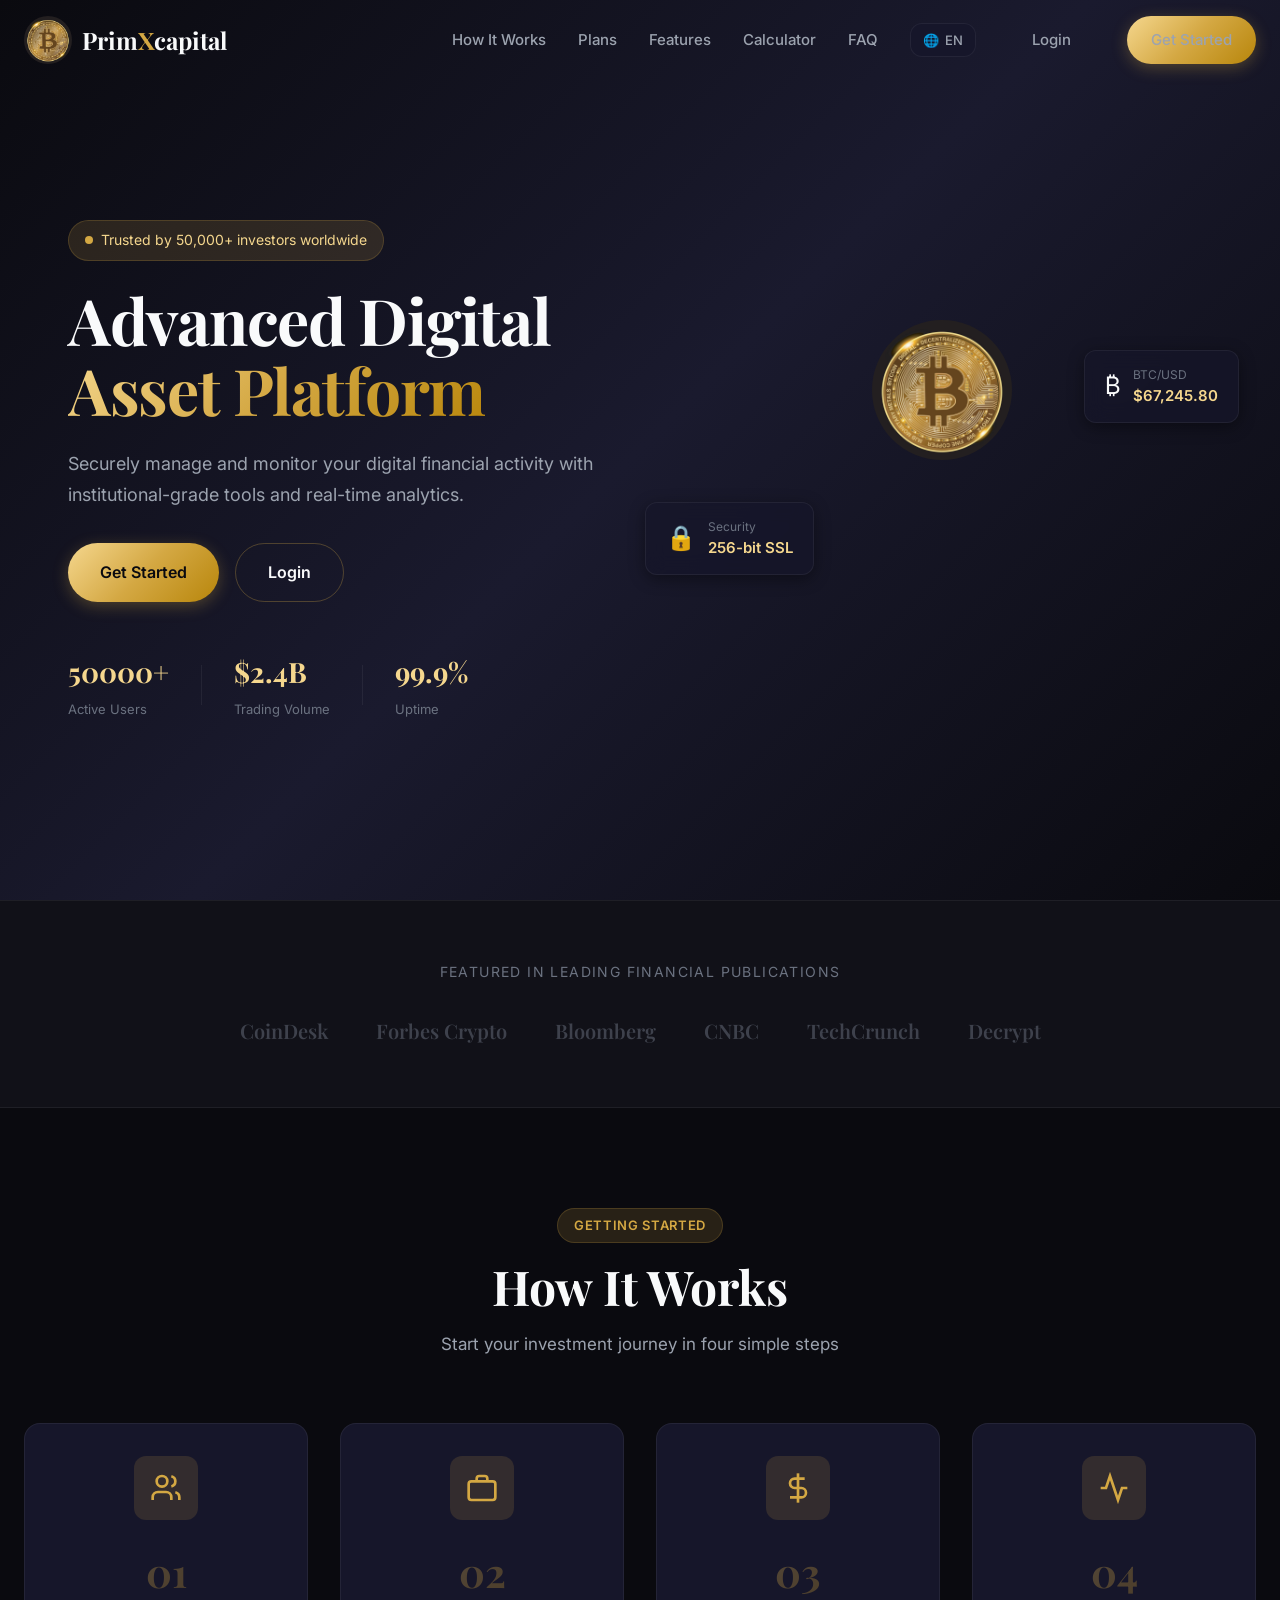
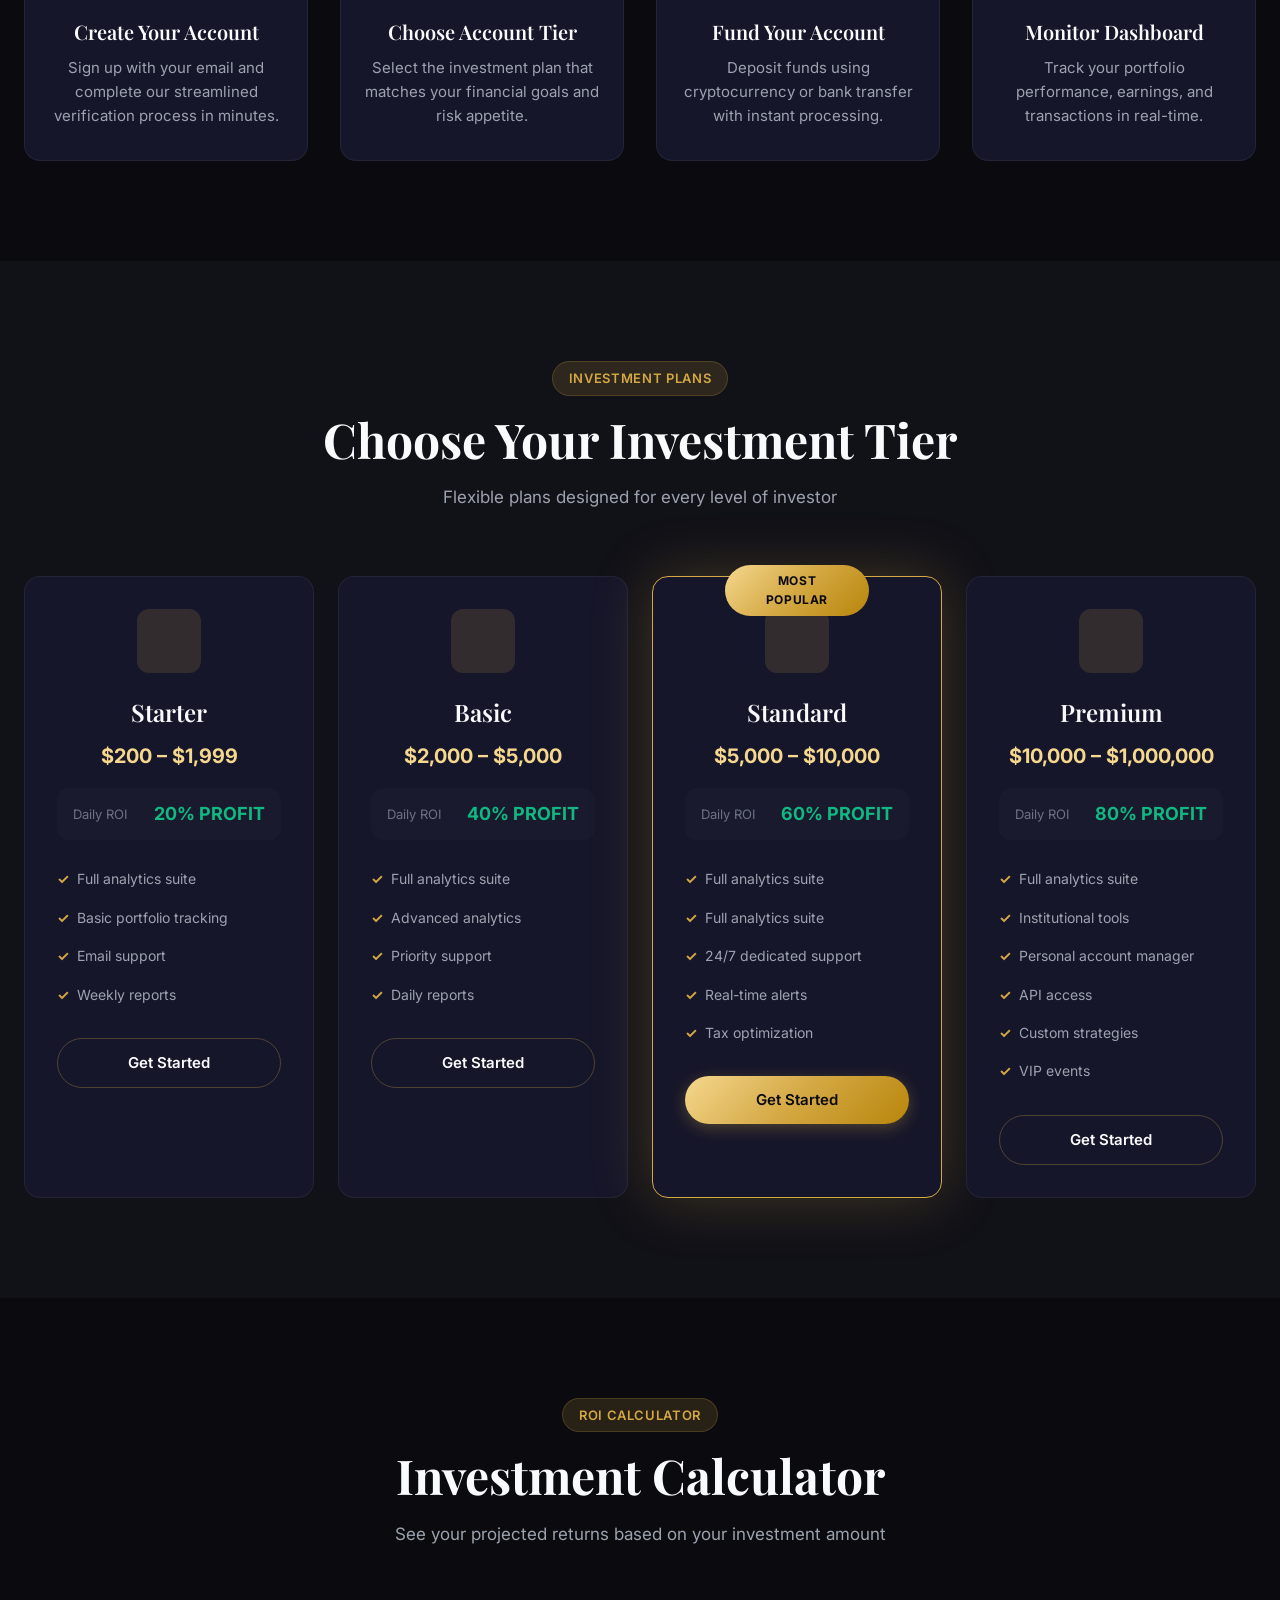
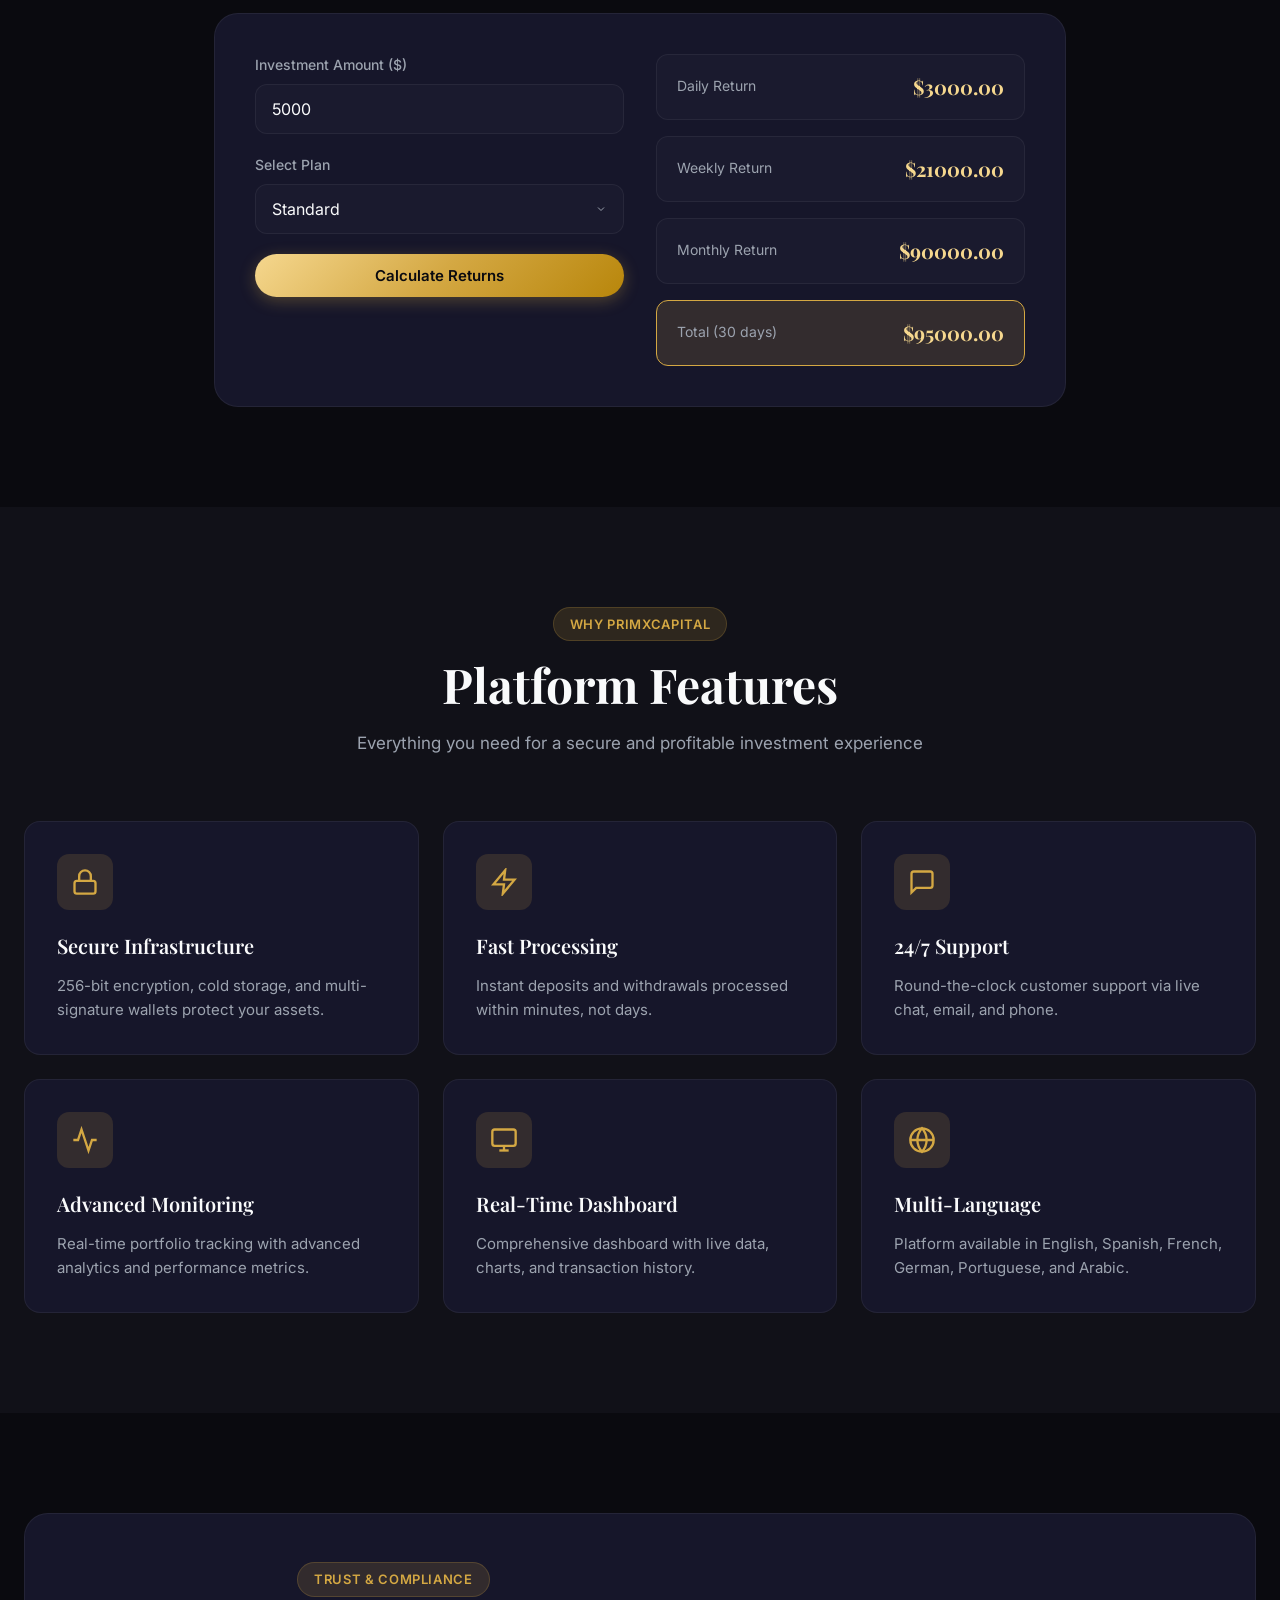
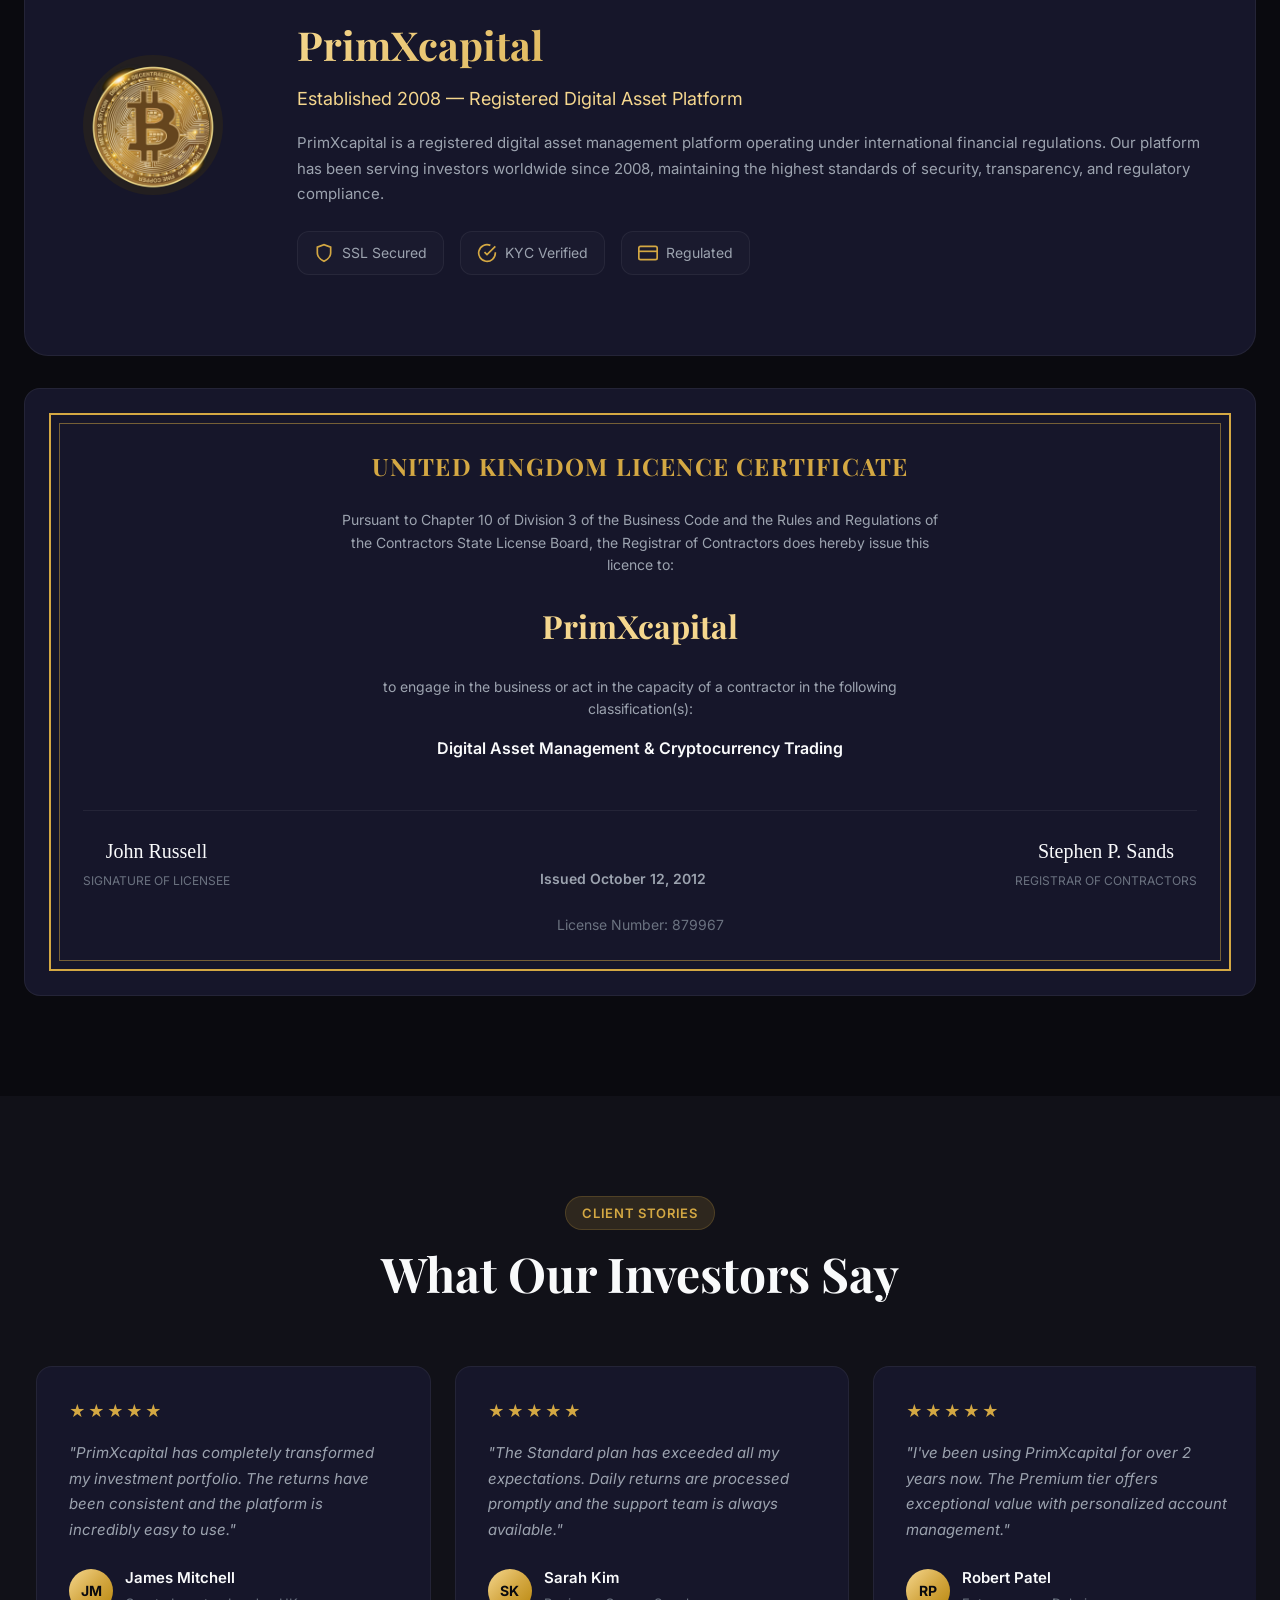
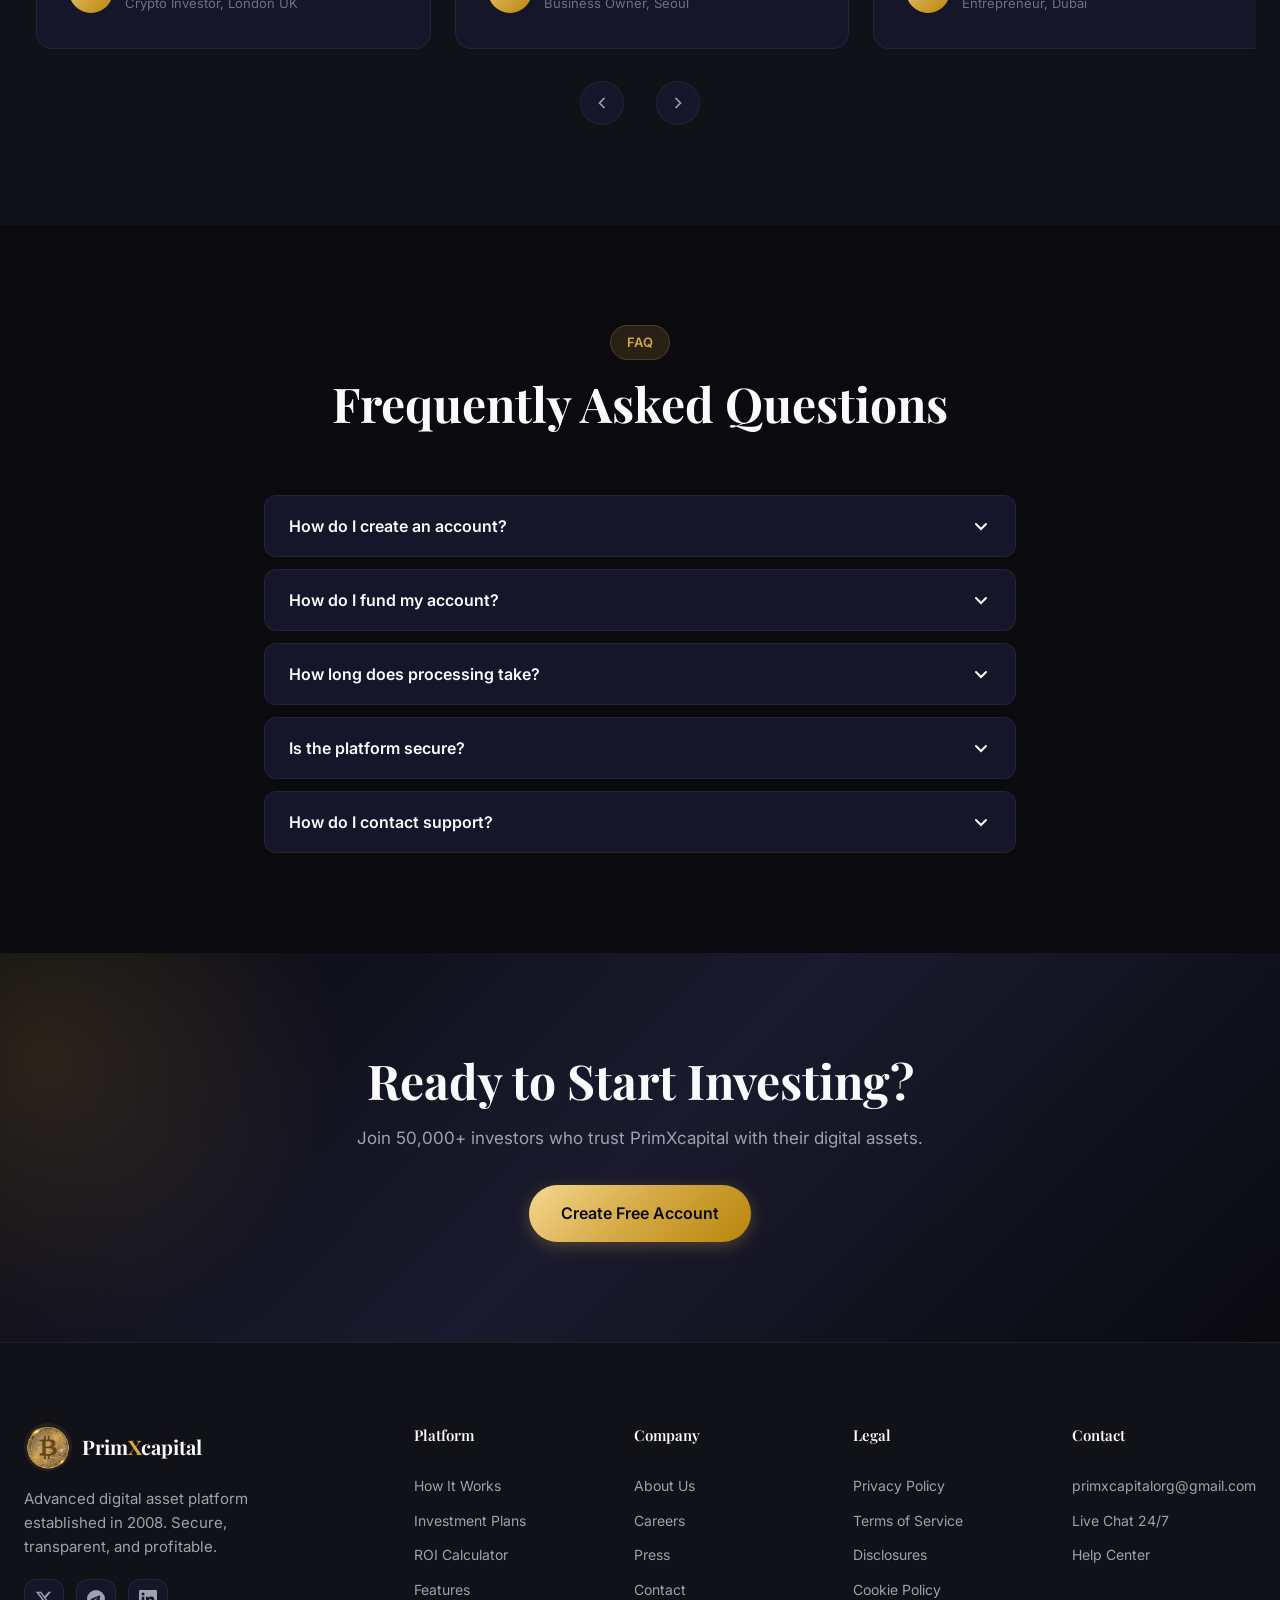
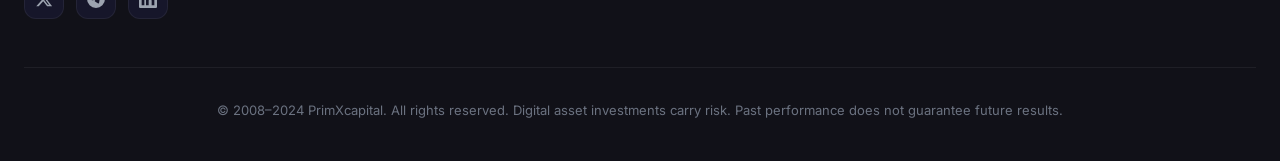
<file: index.html>
<!DOCTYPE html>
<html lang="en">

<head>
  <meta charset="UTF-8">
  <meta name="viewport" content="width=device-width, initial-scale=1.0">
  <title>PrimXcapital — Advanced Crypto Investment Company</title>
  <link rel="preconnect" href="https://fonts.googleapis.com">
  <link rel="preconnect" href="https://fonts.gstatic.com" crossorigin>
  <link
    href="https://fonts.googleapis.com/css2?family=Inter:wght@300;400;500;600;700&family=Playfair+Display:wght@600;700;800&display=swap"
    rel="stylesheet">
  <link rel="stylesheet" href="style.css">
</head>

<body>
  <header class="nav" id="nav">
    <div class="nav__container">
      <a href="index.html" class="nav__logo">
        <img src="logo.jpg" alt="PrimXCapital Logo" class="nav__logo-image">
        <span class="nav__logo-text">Prim<span class="nav__logo-accent">X</span>capital</span>
      </a>
      <div class="nav__links" id="navLinks">
        <a href="#how-it-works" data-i18n="nav_how">How It Works</a>
        <a href="#tiers" data-i18n="nav_plans">Plans</a>
        <a href="#features" data-i18n="nav_features">Features</a>
        <a href="#calculator" data-i18n="nav_calc">Calculator</a>
        <a href="#faq" data-i18n="nav_faq">FAQ</a>
        
      </nav class="nav__actions">
        <div class="lang-selector">
          <button class="lang-btn" id="langBtn">
        
            🌐<span id="currentLang">EN</span>
          </button>
          <div class="lang-dropdown" id="langDropdown">
            <a href="#" data-lang="en">English</a>
            <a href="#" data-lang="es">Español</a>
            <a href="#" data-lang="fr">Français</a>
            <a href="#" data-lang="pt">Português</a>
            <a href="#" data-lang="ar">العربية</a>

          </div>
        </div>

        <a href="login.html" class="btn btn--ghost" data-i18n="nav_login">Login</a>
        <a href="register.html" class="btn btn--primary" data-i18n="nav_register">Get Started</a>

      </div>
      <button class="nav__hamburger" id="hamburger" aria-label="Toggle menu">
        <span></span><span></span><span></span>
      </button>
    </div>

  </header>

  <main>
    <section class="hero" id="hero fade-in">
      <div class="hero__bg"></div>
      <div class="hero__particles" id="particles"></div>
      <div class="hero__container">
        <div class="hero__content">
          <div class="hero__badge">
            <span class="hero__badge-dot"></span>
            <span data-i18n="hero_badge">Trusted by 50,000+ crypto investors worldwide</span>
          </div>

          <h1 class="hero__headline">
            <span data-i18n="hero_title_1">Advanced Crypto</span><br>
            <span class="hero__headline-accent" data-i18n="hero_title_2">Investment Company</span>
          </h1>
          <p class="hero__subheadline" data-i18n="hero_subtitle">
            Maximize your crypto portfolio with institutional-grade tools, real-time analytics, and secure digital asset
            management.
          </p>
          <div class="hero__cta">
            <a href="register.html" class="btn btn--primary btn--lg" data-i18n="hero_cta_1">Start Investing</a>
            <a href="login.html" class="btn btn--outline btn--lg" data-i18n="hero_cta_2">Login</a>
          </div>
          <div class="hero__stats">
            <div class="hero__stat">
              <span class="hero__stat-value" data-target="50000" data-suffix="+">0</span>
              <span class="hero__stat-label" data-i18n="stat_users">Active Investors</span>
            </div>
            <div class="hero__stat-divider"></div>
            <div class="hero__stat">
              <span class="hero__stat-value" data-target="2.4" data-prefix="$" data-suffix="B">$0</span>
              <span class="hero__stat-label" data-i18n="stat_volume">Assets Managed</span>
            </div>
            <div class="hero__stat-divider"></div>
            <div class="hero__stat">
              <span class="hero__stat-value" data-target="99.9" data-suffix="%">0</span>
              <span class="hero__stat-label" data-i18n="stat_uptime">Platform Uptime</span>
            </div>
          </div>
        </div>
        <div class="hero__visual">
          <div class="hero__coin">
            <img src="logo.jpg" alt="PrimXCapital" class="hero-logo">
          </div>
          <div class="hero__floating-card hero__floating-card--1">
            <span class="hero__floating-icon">₿</span>
            <div>
              <span class="hero__floating-label">BTC/USD</span>
              <span class="hero__floating-value">$67,245.80</span>
            </div>
          </div>
          <div class="hero__floating-card hero__floating-card--2">
            <span class="hero__floating-icon">🔒</span>
            <div>
              <span class="hero__floating-label">Security</span>
              <span class="hero__floating-value">256-bit SSL</span>
            </div>
          </div>
        </div>
      </div>
    </section>

    <section class="logos" id="logos fade-in">
      <div class="logos__container">
        <p class="logos__title" data-i18n="logos_title">Featured in leading crypto publications</p>
        <div class="logos__grid">
          <span class="logos__item">CoinDesk</span>
          <span class="logos__item">Forbes Crypto</span>
          <span class="logos__item">Bloomberg</span>
          <span class="logos__item">CNBC</span>
          <span class="logos__item">TechCrunch</span>
          <span class="logos__item">Decrypt</span>
        </div>
      </div>
    </section>

    <section class="how-it-works" id="how-it-works fade-in">
      <div class="how-it-works__container">
        <div class="section__header">
          <span class="section__tag" data-i18n="hiw_tag">Getting Started</span>
          <h2 class="section__title" data-i18n="hiw_title">How It Works</h2>
          <p class="section__subtitle" data-i18n="hiw_subtitle">Start your crypto investment journey in four simple
            steps</p>
        </div>
        <div class="hiw__steps">
          <div class="hiw__step">
            <div class="hiw__step-icon">
              <svg width="32" height="32" viewBox="0 0 24 24" fill="none" stroke="currentColor" stroke-width="2">
                <path d="M16 21v-2a4 4 0 00-4-4H6a4 4 0 00-4 4v2" />
                <circle cx="9" cy="7" r="4" />
                <path d="M22 21v-2a4 4 0 00-3-3.87M16 3.13a4 4 0 010 7.75" />
              </svg>
            </div>
            <div class="hiw__step-number">01</div>
            <h3 class="hiw__step-title" data-i18n="hiw_step1_title">Create Your Account</h3>
            <p class="hiw__step-desc" data-i18n="hiw_step1_desc">Sign up with your email and complete our streamlined
              KYC verification in minutes.</p>
          </div>
          <div class="hiw__step">
            <div class="hiw__step-icon">
              <svg width="32" height="32" viewBox="0 0 24 24" fill="none" stroke="currentColor" stroke-width="2">
                <rect x="2" y="7" width="20" height="14" rx="2" />
                <path d="M16 7V5a2 2 0 00-2-2h-4a2 2 0 00-2 2v2" />
              </svg>
            </div>
            <div class="hiw__step-number">02</div>
            <h3 class="hiw__step-title" data-i18n="hiw_step2_title">Choose Investment Tier</h3>
            <p class="hiw__step-desc" data-i18n="hiw_step2_desc">Select the crypto investment plan that matches your
              financial goals and risk appetite.</p>
          </div>
          <div class="hiw__step">
            <div class="hiw__step-icon">
              <svg width="32" height="32" viewBox="0 0 24 24" fill="none" stroke="currentColor" stroke-width="2">
                <line x1="12" y1="1" x2="12" y2="23" />
                <path d="M17 5H9.5a3.5 3.5 0 000 7h5a3.5 3.5 0 010 7H6" />
              </svg>
            </div>
            <div class="hiw__step-number">03</div>
            <h3 class="hiw__step-title" data-i18n="hiw_step3_title">Fund Your Wallet</h3>
            <p class="hiw__step-desc" data-i18n="hiw_step3_desc">Deposit crypto using BTC, ETH, or USDT with instant
              blockchain confirmation.</p>
          </div>
          <div class="hiw__step">
            <div class="hiw__step-icon">
              <svg width="32" height="32" viewBox="0 0 24 24" fill="none" stroke="currentColor" stroke-width="2">
                <path d="M22 12h-4l-3 9L9 3l-3 9H2" />
              </svg>
            </div>
            <div class="hiw__step-number">04</div>
            <h3 class="hiw__step-title" data-i18n="hiw_step4_title">Track Your Portfolio</h3>
            <p class="hiw__step-desc" data-i18n="hiw_step4_desc">Monitor your crypto earnings, ROI, and transactions in
              real-time on your dashboard.</p>
          </div>
        </div>
      </div>
    </section>

    <section class="tiers" id="tiers fade-in">
      <div class="tiers__container">
        <div class="section__header">
          <span class="section__tag" data-i18n="tiers_tag">Investment Plans</span>
          <h2 class="section__title" data-i18n="tiers_title">Choose Your Crypto Investment Tier</h2>
          <p class="section__subtitle" data-i18n="tiers_subtitle">Flexible plans designed for every level of crypto
            investor</p>
        </div>
        <div class="tiers__grid">
          <div class="tier-card">
            <div class="tier-card__icon">
              <svg width="40" height="40" viewBox="0 0 24 24" fill="none" stroke="url(#goldGrad)" stroke-width="1.5">
                <polygon
                  points="12 2 15.09 8.26 22 9.27 17 14.14 18.18 21.02 12 17.77 5.82 21.02 7 14.14 2 9.27 8.91 8.26 12 2" />
              </svg>
            </div>
            <h3 class="tier-card__name" data-i18n="tier_starter">Starter</h3>
            <div class="tier-card__range">$200 – $1,999</div>
            <div class="tier-card__roi">
              <span class="tier-card__roi-label" data-i18n="tier_daily_roi">Daily ROI</span>
              <span class="tier-card__roi-value">20% PROFIT</span>
            </div>
            <ul class="tier-card__features">
                 <li data-i18n="tier_feat_7">48HOURS</li>
              <li data-i18n="tier_feat_1">Basic portfolio tracking</li>
              <li data-i18n="tier_feat_2">Email support</li>
              <li data-i18n="tier_feat_3">Weekly reports</li>
            </ul>
            <a href="register.html" class="btn btn--outline btn--full" data-i18n="tier_get_started">Start Investing</a>
          </div>
          <div class="tier-card">
            <div class="tier-card__icon">
              <svg width="40" height="40" viewBox="0 0 24 24" fill="none" stroke="url(#goldGrad)" stroke-width="1.5">
                <path d="M12 2L2 7l10 5 10-5-10-5zM2 17l10 5 10-5M2 12l10 5 10-5" />
              </svg>
            </div>
            <h3 class="tier-card__name" data-i18n="tier_basic">Basic</h3>
            <div class="tier-card__range">$2,000 – $5,000</div>
            <div class="tier-card__roi">
              <span class="tier-card__roi-label" data-i18n="tier_daily_roi">Daily ROI</span>
              <span class="tier-card__roi-value">40% PROFIT</span>
            </div>
            <ul class="tier-card__features">
                 <li data-i18n="tier_feat_7">48HOURS</li>
              <li data-i18n="tier_feat_4">Advanced analytics</li>
              <li data-i18n="tier_feat_5">Priority support</li>
              <li data-i18n="tier_feat_6">Daily reports</li>
            </ul>
            <a href="register.html" class="btn btn--outline btn--full" data-i18n="tier_get_started">Start Investing</a>
          </div>
          <div class="tier-card tier-card--popular">
            <div class="tier-card__badge" data-i18n="tier_popular">Most Popular</div>
            <div class="tier-card__icon">
              <svg width="40" height="40" viewBox="0 0 24 24" fill="none" stroke="url(#goldGrad)" stroke-width="1.5">
                <path
                  d="M12 2l3.09 6.26L22 9.27l-5 4.87 1.18 6.88L12 17.77l-6.18 3.25L7 14.14 2 9.27l6.91-1.01L12 2z" />
              </svg>
            </div>
            <h3 class="tier-card__name" data-i18n="tier_standard">Standard</h3>
            <div class="tier-card__range">$5,000 – $10,000</div>
            <div class="tier-card__roi">
              <span class="tier-card__roi-label" data-i18n="tier_daily_roi">Daily ROI</span>
              <span class="tier-card__roi-value">60% PROFIT</span>
            </div>
            <ul class="tier-card__features">
                 <li data-i18n="tier_feat_7">48HOURS</li>
              <li data-i18n="tier_feat_7">Full analytics suite</li>
              <li data-i18n="tier_feat_8">24/7 dedicated support</li>
              <li data-i18n="tier_feat_9">Real-time alerts</li>
              <li data-i18n="tier_feat_10">Tax optimization</li>
            </ul>
            <a href="register.html" class="btn btn--primary btn--full" data-i18n="tier_get_started">Start Investing</a>
          </div>
          <div class="tier-card">
            <div class="tier-card__icon">
              <svg width="40" height="40" viewBox="0 0 24 24" fill="none" stroke="url(#goldGrad)" stroke-width="1.5">
                <path d="M12 2C6.48 2 2 6.48 2 12s4.48 10 10 10 10-4.48 10-10S17.52 2 12 2z" />
                <path d="M12 6v6l4 2" />
              </svg>
            </div>
            <h3 class="tier-card__name" data-i18n="tier_premium">Premium</h3>
            <div class="tier-card__range">$10,000 – $1,000,000</div>
            <div class="tier-card__roi">
              <span class="tier-card__roi-label" data-i18n="tier_daily_roi">Daily ROI</span>
              <span class="tier-card__roi-value">80% PROFIT</span>
            </div>
            <ul class="tier-card__features">
                 <li data-i18n="tier_feat_7">48HOURS</li>
              <li data-i18n="tier_feat_11">Institutional tools</li>
              <li data-i18n="tier_feat_12">Personal account manager</li>
              <li data-i18n="tier_feat_13">API access</li>
              <li data-i18n="tier_feat_14">Custom strategies</li>
              <li data-i18n="tier_feat_15">VIP events</li>
            </ul>
            <a href="register.html" class="btn btn--outline btn--full" data-i18n="tier_get_started">Start Investing</a>
          </div>
        </div>
      </div>
    </section>

    <section class="calculator" id="calculator fade-in">
      <div class="calculator__container">
        <div class="section__header">
          <span class="section__tag" data-i18n="calc_tag">ROI Calculator</span>
          <h2 class="section__title" data-i18n="calc_title">Crypto Investment Calculator</h2>
          <p class="section__subtitle" data-i18n="calc_subtitle">See your projected crypto returns based on your
            investment amount</p>
        </div>
        <div class="calculator__widget">
          <div class="calculator__input-section">
            <div class="calculator__field">
              <label data-i18n="calc_amount">Investment Amount ($)</label>
              <input type="number" id="calcAmount" placeholder="5000" min="200" value="5000">
            </div>
            <div class="calculator__field">
              <label data-i18n="calc_plan">Select Plan</label>
              <select id="calcPlan">
                <option value="20" data-i18n="tier_starter">Starter (20% daily)</option>
                <option value="40" data-i18n="tier_basic">Basic (40% daily)</option>
                <option value="60" selected data-i18n="tier_standard">Standard (60% daily)</option>
                <option value="80" data-i18n="tier_premium">Premium (80% daily)</option>
              </select>
            </div>
            <button class="btn btn--primary btn--full" id="calcBtn" data-i18n="calc_button">Calculate Returns</button>
          </div>
          <div class="calculator__results" id="calcResults">
            <div class="calc-result">
              <span class="calc-result__label" data-i18n="calc_daily">Daily Return</span>
              <span class="calc-result__value" id="dailyReturn">$250.00</span>
            </div>
            <div class="calc-result">
              <span class="calc-result__label" data-i18n="calc_weekly">Weekly Return</span>
              <span class="calc-result__value" id="weeklyReturn">$1,750.00</span>
            </div>
            <div class="calc-result">
              <span class="calc-result__label" data-i18n="calc_monthly">Monthly Return</span>
              <span class="calc-result__value" id="monthlyReturn">$7,500.00</span>
            </div>
            <div class="calc-result calc-result--highlight">
              <span class="calc-result__label" data-i18n="calc_total">Total (30 days)</span>
              <span class="calc-result__value" id="totalReturn">$12,500.00</span>
            </div>
          </div>
        </div>
      </div>
    </section>

    <section class="features" id="features fade-in">
      <div class="features__container">
        <div class="section__header">
          <span class="section__tag" data-i18n="feat_tag">Why PrimXcapital</span>
          <h2 class="section__title" data-i18n="feat_title">Platform Features</h2>
          <p class="section__subtitle" data-i18n="feat_subtitle">Everything you need for a secure and profitable crypto
            investment experience</p>
        </div>
        <div class="features__grid">
          <div class="feature-card">
            <div class="feature-card__icon">
              <svg width="28" height="28" viewBox="0 0 24 24" fill="none" stroke="currentColor" stroke-width="2">
                <rect x="3" y="11" width="18" height="11" rx="2" />
                <path d="M7 11V7a5 5 0 0110 0v4" />
              </svg>
            </div>
            <h3 class="feature-card__title" data-i18n="feat_1_title">Secure Infrastructure</h3>
            <p class="feature-card__desc" data-i18n="feat_1_desc">256-bit encryption, cold storage, and multi-signature
              wallets protect your crypto assets.</p>
          </div>
          <div class="feature-card">
            <div class="feature-card__icon">
              <svg width="28" height="28" viewBox="0 0 24 24" fill="none" stroke="currentColor" stroke-width="2">
                <polygon points="13 2 3 14 12 14 11 22 21 10 12 10 13 2" />
              </svg>
            </div>
            <h3 class="feature-card__title" data-i18n="feat_2_title">Fast Processing</h3>
            <p class="feature-card__desc" data-i18n="feat_2_desc">Instant crypto deposits and withdrawals processed
              within minutes on the blockchain.</p>
          </div>
          <div class="feature-card">
            <div class="feature-card__icon">
              <svg width="28" height="28" viewBox="0 0 24 24" fill="none" stroke="currentColor" stroke-width="2">
                <path d="M21 15a2 2 0 01-2 2H7l-4 4V5a2 2 0 012-2h14a2 2 0 012 2z" />
              </svg>
            </div>
            <h3 class="feature-card__title" data-i18n="feat_3_title">24/7 Support</h3>
            <p class="feature-card__desc" data-i18n="feat_3_desc">Round-the-clock crypto investment support via live
              chat, email, and phone.</p>
          </div>
          <div class="feature-card">
            <div class="feature-card__icon">
              <svg width="28" height="28" viewBox="0 0 24 24" fill="none" stroke="currentColor" stroke-width="2">
                <path d="M22 12h-4l-3 9L9 3l-3 9H2" />
              </svg>
            </div>
            <h3 class="feature-card__title" data-i18n="feat_4_title">Advanced Monitoring</h3>
            <p class="feature-card__desc" data-i18n="feat_4_desc">Real-time crypto portfolio tracking with advanced
              analytics and performance metrics.</p>
          </div>
          <div class="feature-card">
            <div class="feature-card__icon">
              <svg width="28" height="28" viewBox="0 0 24 24" fill="none" stroke="currentColor" stroke-width="2">
                <rect x="2" y="3" width="20" height="14" rx="2" />
                <line x1="8" y1="21" x2="16" y2="21" />
                <line x1="12" y1="17" x2="12" y2="21" />
              </svg>
            </div>
            <h3 class="feature-card__title" data-i18n="feat_5_title">Real-Time Dashboard</h3>
            <p class="feature-card__desc" data-i18n="feat_5_desc">Comprehensive dashboard with live crypto data, charts,
              and transaction history.</p>
          </div>
          <div class="feature-card">
            <div class="feature-card__icon">
              <svg width="28" height="28" viewBox="0 0 24 24" fill="none" stroke="currentColor" stroke-width="2">
                <circle cx="12" cy="12" r="10" />
                <path
                  d="M2 12h20M12 2a15.3 15.3 0 014 10 15.3 15.3 0 01-4 10 15.3 15.3 0 01-4-10 15.3 15.3 0 014-10z" />
              </svg>
            </div>
            <h3 class="feature-card__title" data-i18n="feat_6_title">Multi-Language</h3>
            <p class="feature-card__desc" data-i18n="feat_6_desc">Platform available in English, Spanish, French,
              Portuguese, and Arabic.</p>
          </div>
        </div>
      </div>
    </section>

    <section class="trust" id="trust fade-in">
      <div class="trust__container">
        <div class="trust__content">
          <div class="trust__seal">
            <img src="logo.jpg" alt="PrimXCapital" class="hero-logo">
          </div>
          <div class="trust__info">
            <span class="trust__tag" data-i18n="trust_tag">Trust & Compliance</span>
            <h2 class="trust__title">PrimXcapital</h2>
            <p class="trust__subtitle" data-i18n="trust_subtitle">Established 2008 — Registered Crypto Asset Platform
            </p>
            <p class="trust__desc" data-i18n="trust_desc">PrimXcapital is a registered digital asset management platform
              operating under international financial regulations. Our platform has been serving crypto investors
              worldwide since 2008, maintaining the highest standards of security, transparency, and regulatory
              compliance.</p>
            <div class="trust__badges">
              <div class="trust__badge">
                <svg width="20" height="20" viewBox="0 0 24 24" fill="none" stroke="currentColor" stroke-width="2">
                  <path d="M12 22s8-4 8-10V5l-8-3-8 3v7c0 6 8 10 8 10z" />
                </svg>
                <span data-i18n="trust_badge_1">SSL Secured</span>
              </div>
              <div class="trust__badge">
                <svg width="20" height="20" viewBox="0 0 24 24" fill="none" stroke="currentColor" stroke-width="2">
                  <path d="M22 11.08V12a10 10 0 11-5.93-9.14" />
                  <polyline points="22 4 12 14.01 9 11.01" />
                </svg>
                <span data-i18n="trust_badge_2">KYC Verified</span>
              </div>
              <div class="trust__badge">
                <svg width="20" height="20" viewBox="0 0 24 24" fill="none" stroke="currentColor" stroke-width="2">
                  <rect x="1" y="4" width="22" height="16" rx="2" />
                  <line x1="1" y1="10" x2="23" y2="10" />
                </svg>
                <span data-i18n="trust_badge_3">Regulated</span>
              </div>
            </div>
          </div>
        </div>
        <div class="trust__certificate">
          <div class="certificate__frame">
            <div class="certificate__header">
              <h3 class="certificate__title">United Kingdom Licence Certificate</h3>
            </div>
            <div class="certificate__body">
              <p class="certificate__text">Pursuant to Chapter 10 of Division 3 of the Business Code and the Rules and
                Regulations of the Contractors State License Board, the Registrar of Contractors does hereby issue this
                licence to:</p>
              <h4 class="certificate__licensee">PrimXcapital</h4>
              <p class="certificate__text">to engage in the business or act in the capacity of a contractor in the
                following classification(s):</p>
              <p class="certificate__classification">Digital Asset Management & Cryptocurrency Trading</p>
            </div>
            <div class="certificate__footer">
              <div class="certificate__signature">
                <span class="signature__line">John Russell</span>
                <span class="signature__label">Signature of Licensee</span>
              </div>
              <div class="certificate__date">
                <p>Issued October 12, 2012</p>
              </div>
              <div class="certificate__signature">
                <span class="signature__line">Stephen P. Sands</span>
                <span class="signature__label">Registrar of Contractors</span>
              </div>
            </div>
            <div class="certificate__number">
              <p>License Number: 879967</p>
            </div>
          </div>
        </div>
      </div>
    </section>

    <section class="testimonials" id="testimonials fade-in">
      <div class="testimonials__container">
        <div class="section__header">
          <span class="section__tag" data-i18n="test_tag">Investor Stories</span>
          <h2 class="section__title" data-i18n="test_title">What Our Crypto Investors Say</h2>
        </div>
        <div class="testimonials__slider">
          <div class="testimonials__track" id="testimonialsTrack">
            <div class="testimonial-card">
              <div class="testimonial-card__stars">★★★★★</div>
              <p class="testimonial-card__quote" data-i18n="test_1_quote">"PrimXcapital has completely transformed my
                crypto portfolio. The daily returns have been consistent and the platform is incredibly easy to use."
              </p>
              <div class="testimonial-card__author">
                <div class="testimonial-card__avatar">JM</div>
                <div>
                  <span class="testimonial-card__name">James Mitchell</span>
                  <span class="testimonial-card__role">Crypto Investor, London UK</span>
                </div>
              </div>
            </div>
            <div class="testimonial-card">
              <div class="testimonial-card__stars">★★★★★</div>
              <p class="testimonial-card__quote" data-i18n="test_2_quote">"The Standard plan has exceeded all my
                expectations. Daily crypto returns are processed promptly and the support team is always available."</p>
              <div class="testimonial-card__author">
                <div class="testimonial-card__avatar">SK</div>
                <div>
                  <span class="testimonial-card__name">Sarah Kim</span>
                  <span class="testimonial-card__role">Business Owner, Seoul</span>
                </div>
              </div>
            </div>
            <div class="testimonial-card">
              <div class="testimonial-card__stars">★★★★★</div>
              <p class="testimonial-card__quote" data-i18n="test_3_quote">"I've been using PrimXcapital for over 2 years
                now. The Premium tier offers exceptional value with personalized crypto account management."</p>
              <div class="testimonial-card__author">
                <div class="testimonial-card__avatar">RP</div>
                <div>
                  <span class="testimonial-card__name">Robert Patel</span>
                  <span class="testimonial-card__role">Entrepreneur, Dubai</span>
                </div>
              </div>
            </div>
            <div class="testimonial-card">
              <div class="testimonial-card__stars">★★★★★</div>
              <p class="testimonial-card__quote" data-i18n="test_4_quote">"Security and transparency are my top
                priorities. PrimXcapital delivers on both fronts with their robust crypto infrastructure."</p>
              <div class="testimonial-card__author">
                <div class="testimonial-card__avatar">AL</div>
                <div>
                  <span class="testimonial-card__name">Anna Lopez</span>
                  <span class="testimonial-card__role">Financial Analyst, Madrid</span>
                </div>
              </div>
            </div>
          </div>
          <div class="testimonials__controls">
            <button class="testimonials__btn testimonials__btn--prev" id="testPrev">
              <svg width="20" height="20" viewBox="0 0 24 24" fill="none" stroke="currentColor" stroke-width="2">
                <polyline points="15 18 9 12 15 6" />
              </svg>
            </button>
            <div class="testimonials__dots" id="testDots"></div>
            <button class="testimonials__btn testimonials__btn--next" id="testNext">
              <svg width="20" height="20" viewBox="0 0 24 24" fill="none" stroke="currentColor" stroke-width="2">
                <polyline points="9 18 15 12 9 6" />
              </svg>
            </button>
          </div>
        </div>
      </div>
    </section>

    <section class="faq" id="faq fade-in">
      <div class="faq__container">
        <div class="section__header">
          <span class="section__tag" data-i18n="faq_tag">FAQ</span>
          <h2 class="section__title" data-i18n="faq_title">Frequently Asked Questions</h2>
        </div>
        <div class="faq__list">
          <div class="faq__item">
            <button class="faq__question">
              <span data-i18n="faq_q1">How do I create an account?</span>
              <svg class="faq__icon" width="20" height="20" viewBox="0 0 20 20">
                <path d="M5 8l5 5 5-5" stroke="currentColor" stroke-width="2" fill="none" stroke-linecap="round" />
              </svg>
            </button>
            <div class="faq__answer">
              <p data-i18n="faq_a1">Click the "Get Started" button and fill in your details. KYC verification takes less
                than 5 minutes. Once verified, you can immediately fund your crypto wallet and start investing.</p>
            </div>
          </div>
          <div class="faq__item">
            <button class="faq__question">
              <span data-i18n="faq_q2">How do I fund my account?</span>
              <svg class="faq__icon" width="20" height="20" viewBox="0 0 20 20">
                <path d="M5 8l5 5 5-5" stroke="currentColor" stroke-width="2" fill="none" stroke-linecap="round" />
              </svg>
            </button>
            <div class="faq__answer">
              <p data-i18n="faq_a2">Navigate to the Deposit page in your dashboard. You can fund your account using
                Bitcoin (BTC), Ethereum (ETH), or USDT. Simply copy the wallet address, send your crypto, and submit the
                transaction reference.</p>
            </div>
          </div>
          <div class="faq__item">
            <button class="faq__question">
              <span data-i18n="faq_q3">How long does processing take?</span>
              <svg class="faq__icon" width="20" height="20" viewBox="0 0 20 20">
                <path d="M5 8l5 5 5-5" stroke="currentColor" stroke-width="2" fill="none" stroke-linecap="round" />
              </svg>
            </button>
            <div class="faq__answer">
              <p data-i18n="faq_a3">Cryptocurrency deposits are typically confirmed within 10-30 minutes depending on
                network congestion. Withdrawals are processed within 24 hours after approval.</p>
            </div>
          </div>
          <div class="faq__item">
            <button class="faq__question">
              <span data-i18n="faq_q4">Is the platform secure?</span>
              <svg class="faq__icon" width="20" height="20" viewBox="0 0 20 20">
                <path d="M5 8l5 5 5-5" stroke="currentColor" stroke-width="2" fill="none" stroke-linecap="round" />
              </svg>
            </button>
            <div class="faq__answer">
              <p data-i18n="faq_a4">Absolutely. We use 256-bit SSL encryption, cold storage for digital assets,
                multi-signature wallets, and two-factor authentication. Our crypto infrastructure is monitored 24/7 by
                security professionals.</p>
            </div>
          </div>
          <div class="faq__item">
            <button class="faq__question">
              <span data-i18n="faq_q5">How do I contact support?</span>
              <svg class="faq__icon" width="20" height="20" viewBox="0 0 20 20">
                <path d="M5 8l5 5 5-5" stroke="currentColor" stroke-width="2" fill="none" stroke-linecap="round" />
              </svg>
            </button>
            <div class="faq__answer">
              <p data-i18n="faq_a5">You can reach our support team 24/7 via live chat on the platform, email at
                primxcapitalorg@gmail.com, or through the contact form in your dashboard settings.</p>
            </div>
          </div>
        </div>
      </div>
    </section>

    <section class="cta" id="cta fade-in">
      <div class="cta__bg"></div>
      <div class="cta__container">
        <div class="cta__content">
          <h2 class="cta__title" data-i18n="cta_title">Ready to Start Crypto Investing?</h2>
          <p class="cta__subtitle" data-i18n="cta_subtitle">Join 50,000+ investors who trust PrimXcapital with their
            digital assets.</p>
          <a href="register.html" class="btn btn--primary btn--lg" data-i18n="cta_button">Create Free Account</a>
        </div>
      </div>
    </section>
  </main>

  <footer class="footer" id="footer">
    <div class="footer__container">
      <div class="footer__grid">
        <div class="footer__brand">
          <a href="index.html" class="footer__logo">
            <img src="logo.jpg" alt="PrimXCapital" class="nav__logo-image">
            <span>Prim<span class="footer__logo-accent">X</span>capital</span>
          </a>
          <p class="footer__desc" data-i18n="footer_desc">Advanced crypto investment platform established in 2008.
            Secure, transparent, and profitable.</p>
          <div class="footer__social">
            <a href="#" aria-label="Twitter"><svg width="18" height="18" viewBox="0 0 24 24" fill="currentColor">
                <path
                  d="M18.244 2.25h3.308l-7.227 8.26 8.502 11.24H16.17l-5.214-6.817L4.99 21.75H1.68l7.73-8.835L1.254 2.25H8.08l4.713 6.231zm-1.161 17.52h1.833L7.084 4.126H5.117z" />
              </svg></a>
            <a href="#" aria-label="Telegram"><svg width="18" height="18" viewBox="0 0 24 24" fill="currentColor">
                <path
                  d="M11.944 0A12 12 0 000 12a12 12 0 0012 12 12 12 0 0012-12A12 12 0 0012 0a12 12 0 00-.056 0zm4.962 7.224c.1-.002.321.023.465.14a.506.506 0 01.171.325c.016.093.036.306.02.472-.18 1.898-.962 6.502-1.36 8.627-.168.9-.499 1.201-.82 1.23-.696.065-1.225-.46-1.9-.902-1.056-.693-1.653-1.124-2.678-1.8-1.185-.78-.417-1.21.258-1.91.177-.184 3.247-2.977 3.307-3.23.007-.032.014-.15-.056-.212s-.174-.041-.249-.024c-.106.024-1.793 1.14-5.061 3.345-.479.33-.913.49-1.302.48-.428-.008-1.252-.241-1.865-.44-.752-.245-1.349-.374-1.297-.789.027-.216.325-.437.893-.663 3.498-1.524 5.83-2.529 6.998-3.014 3.332-1.386 4.025-1.627 4.476-1.635z" />
              </svg></a>
            <a href="#" aria-label="LinkedIn"><svg width="18" height="18" viewBox="0 0 24 24" fill="currentColor">
                <path
                  d="M20.447 20.452h-3.554v-5.569c0-1.328-.027-3.037-1.852-3.037-1.853 0-2.136 1.445-2.136 2.939v5.667H9.351V9h3.414v1.561h.046c.477-.9 1.637-1.85 3.37-1.85 3.601 0 4.267 2.37 4.267 5.455v6.286zM5.337 7.433a2.062 2.062 0 01-2.063-2.065 2.064 2.064 0 112.063 2.065zm1.782 13.019H3.555V9h3.564v11.452zM22.225 0H1.771C.792 0 0 .774 0 1.729v20.542C0 23.227.792 24 1.771 24h20.451C23.2 24 24 23.227 24 22.271V1.729C24 .774 23.2 0 22.222 0h.003z" />
              </svg></a>
          </div>
        </div>
        <div class="footer__links">
          <h4 class="footer__heading" data-i18n="footer_platform">Platform</h4>
          <a href="#how-it-works" data-i18n="footer_how">How It Works</a>
          <a href="#tiers" data-i18n="footer_plans">Investment Plans</a>
          <a href="#calculator" data-i18n="footer_calc">ROI Calculator</a>
          <a href="#features" data-i18n="footer_features">Features</a>
        </div>
        <div class="footer__links">
          <h4 class="footer__heading" data-i18n="footer_company">Company</h4>
          <a href="#" data-i18n="footer_about">About Us</a>
          <a href="#" data-i18n="footer_careers">Careers</a>
          <a href="#" data-i18n="footer_press">Press</a>
          <a href="#" data-i18n="footer_contact">Contact</a>
        </div>
        <div class="footer__links">
          <h4 class="footer__heading" data-i18n="footer_legal">Legal</h4>
          <a href="#" data-i18n="footer_privacy">Privacy Policy</a>
          <a href="#" data-i18n="footer_terms">Terms of Service</a>
          <a href="#" data-i18n="footer_disclosures">Disclosures</a>
          <a href="#" data-i18n="footer_cookies">Cookie Policy</a>
        </div>
        <div class="footer__links">
          <h4 class="footer__heading" data-i18n="footer_contact_title">Contact</h4>
          <a href="mailto:primxcapitalorg@gmail.com">primxcapitalorg@gmail.com</a>
          <a href="#">Live Chat 24/7</a>
          <a href="#">Help Center</a>
        </div>
      </div>
      <div class="footer__bottom">
        <p>© 2008–2024 PrimXcapital. All rights reserved. <span data-i18n="footer_disclaimer">Crypto investments carry
            risk. Past performance does not guarantee future results.</span></p>
      </div>
    </div>
  </footer>

  <script src="script.js"></script>
</body>

</html>
</file>
<file: style.css>
/* ============================================
   PRIMXCAPITAL — Premium Crypto Investment Platform
   ============================================ */

:root {
  --bg-primary: #0a0a0f;
  --bg-secondary: #111118;
  --bg-tertiary: #1a1a2e;
  --surface: #16162a;
  --surface-hover: #1e1e3a;
  --surface-glass: rgba(22, 22, 42, 0.7);

  --accent: #d4a843;
  --accent-dark: #b8860b;
  --accent-light: #f5d78e;
  --accent-glow: rgba(212, 168, 67, 0.15);
  --accent-glow-strong: rgba(212, 168, 67, 0.3);

  --success: #10b981;
  --success-glow: rgba(16, 185, 129, 0.15);
  --danger: #ef4444;
  --danger-glow: rgba(239, 68, 68, 0.15);
  --warning: #f59e0b;
  --pending: #8b5cf6;

  --text-primary: #f9fafb;
  --text-secondary: #9ca3af;
  --text-muted: #6b7280;

  --border: rgba(255, 255, 255, 0.06);
  --border-hover: rgba(212, 168, 67, 0.3);

  --gradient-gold: linear-gradient(135deg, #f5d78e 0%, #d4a843 50%, #b8860b 100%);
  --gradient-dark: linear-gradient(135deg, #0a0a0f 0%, #1a1a2e 50%, #0a0a0f 100%);
  --gradient-card: linear-gradient(145deg, rgba(22, 22, 42, 0.9) 0%, rgba(16, 16, 30, 0.95) 100%);

  --font-heading: 'Playfair Display', serif;
  --font-body: 'Inter', sans-serif;

  --radius-sm: 8px;
  --radius-md: 12px;
  --radius-lg: 16px;
  --radius-xl: 24px;
  --radius-pill: 9999px;

  --shadow-sm: 0 2px 8px rgba(0, 0, 0, 0.3);
  --shadow-md: 0 4px 16px rgba(0, 0, 0, 0.4);
  --shadow-lg: 0 8px 32px rgba(0, 0, 0, 0.5);
  --shadow-glow: 0 0 40px rgba(212, 168, 67, 0.15);
  --shadow-glow-strong: 0 0 60px rgba(212, 168, 67, 0.25);

  --transition: 0.3s cubic-bezier(0.4, 0, 0.2, 1);
  --transition-fast: 0.15s cubic-bezier(0.4, 0, 0.2, 1);
}

*, *::before, *::after {
  margin: 0;
  padding: 0;
  box-sizing: border-box;
}

html {
  scroll-behavior: smooth;
  font-size: 16px;
}

body {
  font-family: var(--font-body);
  background: var(--bg-primary);
  color: var(--text-primary);
  line-height: 1.6;
  overflow-x: hidden;
  -webkit-font-smoothing: antialiased;
}

a {
  text-decoration: none;
  color: inherit;
  transition: color var(--transition-fast);
}

button {
  font-family: inherit;
  cursor: pointer;
  border: none;
  background: none;
}

ul { list-style: none; }

/* --- Buttons --- */
.btn {
  display: inline-flex;
  align-items: center;
  justify-content: center;
  gap: 8px;
  padding: 12px 24px;
  font-size: 0.9375rem;
  font-weight: 600;
  border-radius: var(--radius-pill);
  transition: all var(--transition);
  white-space: nowrap;
}

.btn--lg {
  padding: 16px 32px;
  font-size: 1rem;
}

.btn--primary {
  background: var(--gradient-gold);
  color: #0a0a0f;
  box-shadow: 0 4px 16px rgba(212, 168, 67, 0.3);
}

.btn--primary:hover {
  transform: translateY(-2px);
  box-shadow: 0 6px 24px rgba(212, 168, 67, 0.4);
}

.btn--outline {
  background: transparent;
  color: var(--text-primary);
  border: 1px solid var(--border-hover);
}

.btn--outline:hover {
  background: var(--surface);
  border-color: var(--accent);
  color: var(--accent);
}

.btn--ghost {
  background: transparent;
  color: var(--text-secondary);
}

.btn--ghost:hover {
  color: var(--accent);
}

.btn--full { width: 100%; }

.btn--danger {
  background: var(--danger-glow);
  color: var(--danger);
  border: 1px solid rgba(239, 68, 68, 0.3);
}

.btn--danger:hover {
  background: var(--danger);
  color: #fff;
}

/* --- Navigation --- */
.nav {
  position: fixed;
  top: 0;
  left: 0;
  right: 0;
  z-index: 1000;
  padding: 16px 0;
  transition: all var(--transition);
}

.nav.scrolled {
  background: rgba(10, 10, 15, 0.9);
  backdrop-filter: blur(20px);
  -webkit-backdrop-filter: blur(20px);
  border-bottom: 1px solid var(--border);
  padding: 12px 0;
}

.nav__container {
  max-width: 1280px;
  margin: 0 auto;
  padding: 0 24px;
  display: flex;
  align-items: center;
  justify-content: space-between;
  gap: 32px;
}

.nav__logo {
  display: flex;
  align-items: center;
  gap: 10px;
}

.nav__logo-icon {
  width: 40px;
  height: 40px;
}

.nav__logo-text {
  font-family: var(--font-heading);
  font-size: 1.5rem;
  font-weight: 700;
  color: var(--text-primary);
}

.nav__logo-accent {
  color: var(--accent);
}

.nav__links {
  display: flex;
  align-items: center;
  gap: 32px;
}

.nav__links a {
  font-size: 0.9375rem;
  color: var(--text-secondary);
  font-weight: 500;
  position: relative;
}

.nav__links a::after {
  content: '';
  position: absolute;
  bottom: -4px;
  left: 0;
  width: 0;
  height: 2px;
  background: var(--accent);
  transition: width var(--transition);
}

.nav__links a:hover { color: var(--text-primary); }
.nav__links a:hover::after { width: 100%; }

.nav__actions {
  display: flex;
  align-items: center;
  gap: 12px;
}

.lang-selector {
  position: relative;
}

.lang-btn {
  display: flex;
  align-items: center;
  gap: 6px;
  padding: 8px 12px;
  background: var(--surface);
  border: 1px solid var(--border);
  border-radius: var(--radius-md);
  color: var(--text-secondary);
  font-size: 0.8125rem;
  font-weight: 500;
  transition: all var(--transition);
}

.lang-btn:hover {
  border-color: var(--accent);
  color: var(--accent);
}

.lang-dropdown {
  position: absolute;
  top: calc(100% + 8px);
  right: 0;
  background: var(--surface);
  border: 1px solid var(--border);
  border-radius: var(--radius-md);
  padding: 8px;
  min-width: 140px;
  opacity: 0;
  visibility: hidden;
  transform: translateY(-8px);
  transition: all var(--transition);
  z-index: 100;
}

.lang-dropdown.active {
  opacity: 1;
  visibility: visible;
  transform: translateY(0);
}

.lang-dropdown a {
  display: block;
  padding: 8px 12px;
  font-size: 0.875rem;
  color: var(--text-secondary);
  border-radius: var(--radius-sm);
  transition: all var(--transition-fast);
}

.lang-dropdown a:hover {
  background: var(--accent-glow);
  color: var(--accent);
}

.nav__hamburger {
  display: none;
  flex-direction: column;
  gap: 5px;
  padding: 8px;
  z-index: 1001;
}

.nav__hamburger span {
  display: block;
  width: 24px;
  height: 2px;
  background: var(--text-primary);
  transition: all var(--transition);
  border-radius: 2px;
}

.nav__hamburger.active span:nth-child(1) { transform: rotate(45deg) translate(5px, 5px); }
.nav__hamburger.active span:nth-child(2) { opacity: 0; }
.nav__hamburger.active span:nth-child(3) { transform: rotate(-45deg) translate(5px, -5px); }

/* --- Hero Section --- */
.hero {
  position: relative;
  min-height: 100vh;
  display: flex;
  align-items: center;
  padding: 120px 0 80px;
  overflow: hidden;
}

.hero__bg {
  position: absolute;
  inset: 0;
  background: var(--gradient-dark);
}

.hero__particles {
  position: absolute;
  inset: 0;
  overflow: hidden;
}

.hero__particle {
  position: absolute;
  width: 4px;
  height: 4px;
  background: var(--accent);
  border-radius: 50%;
  opacity: 0.3;
  animation: particleFloat 8s infinite ease-in-out;
}

@keyframes particleFloat {
  0%, 100% { transform: translateY(0) translateX(0); opacity: 0.3; }
  50% { transform: translateY(-100px) translateX(50px); opacity: 0.6; }
}

.hero__container {
  position: relative;
  z-index: 2;
  max-width: 1280px;
  margin: 0 auto;
  padding: 0 24px;
  display: grid;
  grid-template-columns: 1fr 1fr;
  gap: 64px;
  align-items: center;
}

.hero__badge {
  display: inline-flex;
  align-items: center;
  gap: 8px;
  padding: 8px 16px;
  background: var(--accent-glow);
  border: 1px solid rgba(212, 168, 67, 0.2);
  border-radius: var(--radius-pill);
  font-size: 0.875rem;
  color: var(--accent-light);
  margin-bottom: 24px;
}

.hero__badge-dot {
  width: 8px;
  height: 8px;
  background: var(--accent);
  border-radius: 50%;
  animation: pulse 2s infinite;
}

@keyframes pulse {
  0%, 100% { opacity: 1; transform: scale(1); }
  50% { opacity: 0.5; transform: scale(1.2); }
}

.hero__headline {
  font-family: var(--font-heading);
  font-size: clamp(2.5rem, 5vw, 4rem);
  font-weight: 700;
  line-height: 1.1;
  letter-spacing: -0.02em;
  margin-bottom: 24px;
}

.hero__headline-accent {
  background: var(--gradient-gold);
  -webkit-background-clip: text;
  -webkit-text-fill-color: transparent;
  background-clip: text;
}

.hero__subheadline {
  font-size: 1.125rem;
  color: var(--text-secondary);
  line-height: 1.7;
  max-width: 540px;
  margin-bottom: 32px;
}

.hero__cta {
  display: flex;
  gap: 16px;
  flex-wrap: wrap;
  margin-bottom: 48px;
}

.hero__stats {
  display: flex;
  align-items: center;
  gap: 32px;
}

.hero__stat { display: flex; flex-direction: column; }

.hero__stat-value {
  font-family: var(--font-heading);
  font-size: 1.75rem;
  font-weight: 700;
  color: var(--accent-light);
}

.hero__stat-label {
  font-size: 0.8125rem;
  color: var(--text-muted);
  margin-top: 4px;
}

.hero__stat-divider {
  width: 1px;
  height: 40px;
  background: var(--border);
}

/* Hero Visual */
.hero__visual {
  position: relative;
  display: flex;
  justify-content: center;
  align-items: center;
}

.hero__coin {
  width: 300px;
  height: 300px;
  animation: coinRotate 20s linear infinite;
}

@keyframes coinRotate {
  0% { transform: rotateY(0deg); }
  100% { transform: rotateY(360deg); }
}

.hero__coin svg {
  width: 100%;
  height: 100%;
  filter: drop-shadow(0 0 40px rgba(212, 168, 67, 0.3));
}

.hero__floating-card {
  position: absolute;
  display: flex;
  align-items: center;
  gap: 12px;
  padding: 14px 20px;
  background: var(--surface-glass);
  backdrop-filter: blur(10px);
  border: 1px solid var(--border);
  border-radius: var(--radius-md);
  box-shadow: var(--shadow-md);
  animation: float 6s ease-in-out infinite;
}

.hero__floating-card--1 { top: 10%; right: -5%; animation-delay: 0s; }
.hero__floating-card--2 { bottom: 15%; left: -5%; animation-delay: 3s; }

@keyframes float {
  0%, 100% { transform: translateY(0); }
  50% { transform: translateY(-10px); }
}

.hero__floating-icon { font-size: 1.5rem; }
.hero__floating-label { display: block; font-size: 0.75rem; color: var(--text-muted); }
.hero__floating-value { display: block; font-size: 0.9375rem; font-weight: 600; color: var(--accent-light); }

/* --- Logos Section --- */
.logos {
  padding: 60px 0;
  border-top: 1px solid var(--border);
  border-bottom: 1px solid var(--border);
  background: var(--bg-secondary);
}

.logos__container {
  max-width: 1280px;
  margin: 0 auto;
  padding: 0 24px;
  text-align: center;
}

.logos__title {
  font-size: 0.875rem;
  color: var(--text-muted);
  text-transform: uppercase;
  letter-spacing: 0.1em;
  margin-bottom: 32px;
}

.logos__grid {
  display: flex;
  justify-content: center;
  align-items: center;
  gap: 48px;
  flex-wrap: wrap;
}

.logos__item {
  font-family: var(--font-heading);
  font-size: 1.25rem;
  font-weight: 600;
  color: var(--text-muted);
  opacity: 0.5;
  transition: opacity var(--transition);
}

.logos__item:hover { opacity: 1; color: var(--accent); }

/* --- Section Headers --- */
.section__header {
  text-align: center;
  max-width: 640px;
  margin: 0 auto 64px;
}

.section__tag {
  display: inline-block;
  padding: 6px 16px;
  background: var(--accent-glow);
  border: 1px solid rgba(212, 168, 67, 0.2);
  border-radius: var(--radius-pill);
  font-size: 0.8125rem;
  font-weight: 600;
  color: var(--accent);
  text-transform: uppercase;
  letter-spacing: 0.05em;
  margin-bottom: 16px;
}

.section__title {
  font-family: var(--font-heading);
  font-size: clamp(2rem, 4vw, 3rem);
  font-weight: 700;
  line-height: 1.15;
  margin-bottom: 16px;
}

.section__subtitle {
  font-size: 1.0625rem;
  color: var(--text-secondary);
  line-height: 1.7;
}

/* --- How It Works --- */
.how-it-works {
  padding: 100px 0;
  background: var(--bg-primary);
}

.how-it-works__container {
  max-width: 1280px;
  margin: 0 auto;
  padding: 0 24px;
}

.hiw__steps {
  display: grid;
  grid-template-columns: repeat(4, 1fr);
  gap: 32px;
}

.hiw__step {
  text-align: center;
  position: relative;
  padding: 32px 24px;
  background: var(--surface);
  border: 1px solid var(--border);
  border-radius: var(--radius-lg);
  transition: all var(--transition);
}

.hiw__step:hover {
  transform: translateY(-4px);
  border-color: var(--border-hover);
  box-shadow: var(--shadow-glow);
}

.hiw__step-icon {
  width: 64px;
  height: 64px;
  margin: 0 auto 20px;
  display: flex;
  align-items: center;
  justify-content: center;
  background: var(--accent-glow);
  border-radius: var(--radius-md);
  color: var(--accent);
}

.hiw__step-number {
  font-family: var(--font-heading);
  font-size: 2.5rem;
  font-weight: 700;
  background: var(--gradient-gold);
  -webkit-background-clip: text;
  -webkit-text-fill-color: transparent;
  background-clip: text;
  opacity: 0.3;
  margin-bottom: 12px;
}

.hiw__step-title {
  font-family: var(--font-heading);
  font-size: 1.25rem;
  font-weight: 600;
  margin-bottom: 8px;
}

.hiw__step-desc {
  font-size: 0.9375rem;
  color: var(--text-secondary);
  line-height: 1.6;
}

/* --- Tiers Section --- */
.tiers {
  padding: 100px 0;
  background: var(--bg-secondary);
}

.tiers__container {
  max-width: 1280px;
  margin: 0 auto;
  padding: 0 24px;
}

.tiers__grid {
  display: grid;
  grid-template-columns: repeat(4, 1fr);
  gap: 24px;
}

.tier-card {
  background: var(--surface);
  border: 1px solid var(--border);
  border-radius: var(--radius-lg);
  padding: 32px;
  text-align: center;
  position: relative;
  transition: all var(--transition);
}

.tier-card:hover {
  transform: translateY(-4px);
  border-color: var(--border-hover);
  box-shadow: var(--shadow-glow);
}

.tier-card--popular {
  border-color: var(--accent);
  box-shadow: var(--shadow-glow-strong);
}

.tier-card__badge {
  position: absolute;
  top: -12px;
  left: 50%;
  transform: translateX(-50%);
  padding: 6px 20px;
  background: var(--gradient-gold);
  color: #0a0a0f;
  font-size: 0.75rem;
  font-weight: 700;
  text-transform: uppercase;
  letter-spacing: 0.05em;
  border-radius: var(--radius-pill);
}

.tier-card__icon {
  width: 64px;
  height: 64px;
  margin: 0 auto 20px;
  display: flex;
  align-items: center;
  justify-content: center;
  background: var(--accent-glow);
  border-radius: var(--radius-md);
}

.tier-card__name {
  font-family: var(--font-heading);
  font-size: 1.5rem;
  font-weight: 600;
  margin-bottom: 8px;
}

.tier-card__range {
  font-size: 1.25rem;
  font-weight: 700;
  color: var(--accent-light);
  margin-bottom: 16px;
}

.tier-card__roi {
  display: flex;
  justify-content: space-between;
  align-items: center;
  padding: 12px 16px;
  background: var(--bg-tertiary);
  border-radius: var(--radius-md);
  margin-bottom: 20px;
}

.tier-card__roi-label {
  font-size: 0.8125rem;
  color: var(--text-muted);
}

.tier-card__roi-value {
  font-size: 1.125rem;
  font-weight: 700;
  color: var(--success);
}

.tier-card__features {
  text-align: left;
  margin-bottom: 24px;
}

.tier-card__features li {
  padding: 8px 0;
  font-size: 0.875rem;
  color: var(--text-secondary);
  display: flex;
  align-items: center;
  gap: 8px;
}

.tier-card__features li::before {
  content: '✓';
  color: var(--accent);
  font-weight: 700;
}

/* --- Calculator Section --- */
.calculator {
  padding: 100px 0;
  background: var(--bg-primary);
}

.calculator__container {
  max-width: 900px;
  margin: 0 auto;
  padding: 0 24px;
}

.calculator__widget {
  display: grid;
  grid-template-columns: 1fr 1fr;
  gap: 32px;
  background: var(--surface);
  border: 1px solid var(--border);
  border-radius: var(--radius-xl);
  padding: 40px;
}

.calculator__input-section {
  display: flex;
  flex-direction: column;
  gap: 20px;
}

.calculator__field label {
  display: block;
  font-size: 0.875rem;
  font-weight: 500;
  color: var(--text-secondary);
  margin-bottom: 8px;
}

.calculator__field input,
.calculator__field select {
  width: 100%;
  padding: 14px 16px;
  background: var(--bg-tertiary);
  border: 1px solid var(--border);
  border-radius: var(--radius-md);
  color: var(--text-primary);
  font-size: 1rem;
  font-family: var(--font-body);
  transition: all var(--transition);
}

.calculator__field input:focus,
.calculator__field select:focus {
  outline: none;
  border-color: var(--accent);
  box-shadow: 0 0 0 3px var(--accent-glow);
}

.calculator__field select {
  cursor: pointer;
  appearance: none;
  background-image: url("data:image/svg+xml,%3Csvg xmlns='http://www.w3.org/2000/svg' width='12' height='12' viewBox='0 0 24 24' fill='none' stroke='%239ca3af' stroke-width='2'%3E%3Cpolyline points='6 9 12 15 18 9'/%3E%3C/svg%3E");
  background-repeat: no-repeat;
  background-position: right 16px center;
}

.calculator__results {
  display: flex;
  flex-direction: column;
  gap: 16px;
  justify-content: center;
}

.calc-result {
  display: flex;
  justify-content: space-between;
  align-items: center;
  padding: 16px 20px;
  background: var(--bg-tertiary);
  border-radius: var(--radius-md);
  border: 1px solid var(--border);
}

.calc-result--highlight {
  background: var(--accent-glow);
  border-color: var(--accent);
}

.calc-result__label {
  font-size: 0.875rem;
  color: var(--text-secondary);
}

.calc-result__value {
  font-family: var(--font-heading);
  font-size: 1.25rem;
  font-weight: 700;
  color: var(--accent-light);
}

/* --- Features Section --- */
.features {
  padding: 100px 0;
  background: var(--bg-secondary);
}

.features__container {
  max-width: 1280px;
  margin: 0 auto;
  padding: 0 24px;
}

.features__grid {
  display: grid;
  grid-template-columns: repeat(3, 1fr);
  gap: 24px;
}

.feature-card {
  background: var(--surface);
  border: 1px solid var(--border);
  border-radius: var(--radius-lg);
  padding: 32px;
  transition: all var(--transition);
}

.feature-card:hover {
  transform: translateY(-4px);
  border-color: var(--border-hover);
  box-shadow: var(--shadow-glow);
}

.feature-card__icon {
  width: 56px;
  height: 56px;
  display: flex;
  align-items: center;
  justify-content: center;
  background: var(--accent-glow);
  border-radius: var(--radius-md);
  margin-bottom: 20px;
  color: var(--accent);
}

.feature-card__title {
  font-family: var(--font-heading);
  font-size: 1.25rem;
  font-weight: 600;
  margin-bottom: 12px;
}

.feature-card__desc {
  font-size: 0.9375rem;
  color: var(--text-secondary);
  line-height: 1.6;
}

/* --- Trust Section --- */
.trust {
  padding: 100px 0;
  background: var(--bg-primary);
}

.trust__container {
  max-width: 1280px;
  margin: 0 auto;
  padding: 0 24px;
}

.trust__content {
  display: flex;
  align-items: center;
  gap: 64px;
  background: var(--surface);
  border: 1px solid var(--border);
  border-radius: var(--radius-xl);
  padding: 48px;
}

.trust__seal {
  flex-shrink: 0;
  width: 160px;
  height: 160px;
}

.trust__seal svg {
  width: 100%;
  height: 100%;
  filter: drop-shadow(0 0 20px rgba(212, 168, 67, 0.2));
}

.trust__tag {
  display: inline-block;
  padding: 6px 16px;
  background: var(--accent-glow);
  border: 1px solid rgba(212, 168, 67, 0.2);
  border-radius: var(--radius-pill);
  font-size: 0.8125rem;
  font-weight: 600;
  color: var(--accent);
  text-transform: uppercase;
  letter-spacing: 0.05em;
  margin-bottom: 16px;
}

.trust__title {
  font-family: var(--font-heading);
  font-size: 2.5rem;
  font-weight: 700;
  background: var(--gradient-gold);
  -webkit-background-clip: text;
  -webkit-text-fill-color: transparent;
  background-clip: text;
  margin-bottom: 8px;
}

.trust__subtitle {
  font-size: 1.125rem;
  color: var(--accent-light);
  margin-bottom: 16px;
}

.trust__desc {
  font-size: 0.9375rem;
  color: var(--text-secondary);
  line-height: 1.7;
  margin-bottom: 24px;
}

.trust__badges {
  display: flex;
  gap: 16px;
  flex-wrap: wrap;
  margin-bottom: 32px;
}

.trust__certificate {
  margin-top: 32px;
  padding: 24px;
  background: var(--surface);
  border: 1px solid var(--border);
  border-radius: var(--radius-lg);
}

.certificate__frame {
  border: 2px solid var(--accent);
  padding: 32px;
  text-align: center;
  position: relative;
}

.certificate__frame::before {
  content: '';
  position: absolute;
  inset: 8px;
  border: 1px solid var(--accent);
  opacity: 0.5;
}

.certificate__header {
  margin-bottom: 24px;
}

.certificate__title {
  font-family: var(--font-heading);
  font-size: 1.5rem;
  font-weight: 700;
  color: var(--accent);
  text-transform: uppercase;
  letter-spacing: 0.05em;
}

.certificate__body {
  max-width: 600px;
  margin: 0 auto;
}

.certificate__text {
  font-size: 0.875rem;
  color: var(--text-secondary);
  line-height: 1.6;
  margin-bottom: 16px;
}

.certificate__licensee {
  font-family: var(--font-heading);
  font-size: 2rem;
  font-weight: 700;
  color: var(--accent-light);
  margin: 24px 0;
}

.certificate__classification {
  font-size: 1rem;
  font-weight: 600;
  color: var(--text-primary);
  margin-bottom: 32px;
}

.certificate__footer {
  display: flex;
  justify-content: space-between;
  align-items: flex-end;
  margin-top: 48px;
  padding-top: 24px;
  border-top: 1px solid var(--border);
}

.certificate__signature {
  display: flex;
  flex-direction: column;
  align-items: center;
}

.signature__line {
  font-family: 'Brush Script MT', cursive;
  font-size: 1.25rem;
  color: var(--text-primary);
  margin-bottom: 4px;
}

.signature__label {
  font-size: 0.75rem;
  color: var(--text-muted);
  text-transform: uppercase;
}

.certificate__date {
  font-size: 0.875rem;
  color: var(--text-secondary);
  font-weight: 600;
}

.certificate__number {
  margin-top: 24px;
  font-size: 0.875rem;
  color: var(--text-muted);
}

.trust__badge {
  display: flex;
  align-items: center;
  gap: 8px;
  padding: 10px 16px;
  background: var(--bg-tertiary);
  border: 1px solid var(--border);
  border-radius: var(--radius-md);
  font-size: 0.875rem;
  color: var(--text-secondary);
}

.trust__badge svg { color: var(--accent); }

/* --- Testimonials --- */
.testimonials {
  padding: 100px 0;
  background: var(--bg-secondary);
}

.testimonials__container {
  max-width: 1280px;
  margin: 0 auto;
  padding: 0 24px;
}

.testimonials__slider {
  position: relative;
  overflow: hidden;
}

.testimonials__track {
  display: flex;
  transition: transform 0.5s ease;
}

.testimonial-card {
  min-width: calc(33.333% - 16px);
  margin: 0 12px;
  background: var(--surface);
  border: 1px solid var(--border);
  border-radius: var(--radius-lg);
  padding: 32px;
  transition: all var(--transition);
}

.testimonial-card:hover {
  transform: translateY(-4px);
  box-shadow: var(--shadow-glow);
}

.testimonial-card__stars {
  color: var(--accent);
  font-size: 1rem;
  margin-bottom: 16px;
  letter-spacing: 2px;
}

.testimonial-card__quote {
  font-size: 0.9375rem;
  color: var(--text-secondary);
  line-height: 1.7;
  margin-bottom: 24px;
  font-style: italic;
}

.testimonial-card__author {
  display: flex;
  align-items: center;
  gap: 12px;
}

.testimonial-card__avatar {
  width: 44px;
  height: 44px;
  background: var(--gradient-gold);
  border-radius: 50%;
  display: flex;
  align-items: center;
  justify-content: center;
  font-weight: 700;
  font-size: 0.875rem;
  color: #0a0a0f;
}

.testimonial-card__name {
  display: block;
  font-weight: 600;
  font-size: 0.9375rem;
}

.testimonial-card__role {
  font-size: 0.8125rem;
  color: var(--text-muted);
}

.testimonials__controls {
  display: flex;
  align-items: center;
  justify-content: center;
  gap: 16px;
  margin-top: 32px;
}

.testimonials__btn {
  width: 44px;
  height: 44px;
  display: flex;
  align-items: center;
  justify-content: center;
  background: var(--surface);
  border: 1px solid var(--border);
  border-radius: 50%;
  color: var(--text-secondary);
  transition: all var(--transition);
}

.testimonials__btn:hover {
  background: var(--accent-glow);
  border-color: var(--accent);
  color: var(--accent);
}

.testimonials__dots {
  display: flex;
  gap: 8px;
}

.testimonials__dot {
  width: 8px;
  height: 8px;
  background: var(--border);
  border-radius: 50%;
  cursor: pointer;
  transition: all var(--transition);
}

.testimonials__dot.active {
  background: var(--accent);
  width: 24px;
  border-radius: 4px;
}

/* --- FAQ Section --- */
.faq {
  padding: 100px 0;
  background: var(--bg-primary);
}

.faq__container {
  max-width: 800px;
  margin: 0 auto;
  padding: 0 24px;
}

.faq__list {
  display: flex;
  flex-direction: column;
  gap: 12px;
}

.faq__item {
  background: var(--surface);
  border: 1px solid var(--border);
  border-radius: var(--radius-md);
  overflow: hidden;
  transition: all var(--transition);
}

.faq__item:hover { border-color: var(--border-hover); }

.faq__question {
  width: 100%;
  display: flex;
  justify-content: space-between;
  align-items: center;
  padding: 20px 24px;
  font-size: 1rem;
  font-weight: 600;
  color: var(--text-primary);
  text-align: left;
  transition: color var(--transition);
}

.faq__question:hover { color: var(--accent); }

.faq__icon {
  transition: transform var(--transition);
  flex-shrink: 0;
}

.faq__item.active .faq__icon { transform: rotate(180deg); }

.faq__answer {
  max-height: 0;
  overflow: hidden;
  transition: max-height 0.4s ease, padding 0.4s ease;
}

.faq__item.active .faq__answer { max-height: 300px; }

.faq__answer p {
  padding: 0 24px 20px;
  font-size: 0.9375rem;
  color: var(--text-secondary);
  line-height: 1.7;
}

/* --- CTA Section --- */
.cta {
  padding: 100px 0;
  position: relative;
  overflow: hidden;
}

.cta__bg {
  position: absolute;
  inset: 0;
  background: var(--gradient-dark);
}

.cta__bg::before {
  content: '';
  position: absolute;
  top: -50%;
  left: -20%;
  width: 600px;
  height: 600px;
  background: radial-gradient(circle, var(--accent-glow) 0%, transparent 70%);
  border-radius: 50%;
}

.cta__container {
  position: relative;
  z-index: 2;
  max-width: 700px;
  margin: 0 auto;
  padding: 0 24px;
  text-align: center;
}

.cta__title {
  font-family: var(--font-heading);
  font-size: clamp(2rem, 4vw, 3rem);
  font-weight: 700;
  line-height: 1.15;
  margin-bottom: 16px;
}

.cta__subtitle {
  font-size: 1.0625rem;
  color: var(--text-secondary);
  line-height: 1.7;
  margin-bottom: 32px;
}

/* --- Footer --- */
.footer {
  padding: 80px 0 40px;
  background: var(--bg-secondary);
  border-top: 1px solid var(--border);
}

.footer__container {
  max-width: 1280px;
  margin: 0 auto;
  padding: 0 24px;
}

.footer__grid {
  display: grid;
  grid-template-columns: 2fr 1fr 1fr 1fr 1fr;
  gap: 48px;
  margin-bottom: 48px;
}

.footer__logo {
  display: flex;
  align-items: center;
  gap: 10px;
  font-family: var(--font-heading);
  font-size: 1.25rem;
  font-weight: 700;
  margin-bottom: 16px;
}

.footer__logo-icon { width: 32px; height: 32px; }
.footer__logo-accent { color: var(--accent); }

.footer__desc {
  font-size: 0.9375rem;
  color: var(--text-secondary);
  line-height: 1.6;
  margin-bottom: 20px;
  max-width: 280px;
}

.footer__social {
  display: flex;
  gap: 12px;
}

.footer__social a {
  width: 40px;
  height: 40px;
  display: flex;
  align-items: center;
  justify-content: center;
  background: var(--surface);
  border: 1px solid var(--border);
  border-radius: var(--radius-md);
  color: var(--text-secondary);
  transition: all var(--transition);
}

.footer__social a:hover {
  background: var(--accent-glow);
  border-color: var(--accent);
  color: var(--accent);
}

.footer__heading {
  font-family: var(--font-heading);
  font-size: 0.9375rem;
  font-weight: 600;
  margin-bottom: 16px;
  color: var(--text-primary);
}

.footer__links {
  display: flex;
  flex-direction: column;
  gap: 12px;
}

.footer__links a {
  font-size: 0.875rem;
  color: var(--text-secondary);
  transition: color var(--transition-fast);
}

.footer__links a:hover { color: var(--accent); }

.footer__bottom {
  padding-top: 32px;
  border-top: 1px solid var(--border);
}

.footer__bottom p {
  font-size: 0.8125rem;
  color: var(--text-muted);
  text-align: center;
  line-height: 1.6;
}

/* --- Auth Pages --- */
.auth-page {
  min-height: 100vh;
  display: flex;
  align-items: center;
  justify-content: center;
  padding: 40px 24px;
  position: relative;
}

.auth__bg {
  position: fixed;
  inset: 0;
  background: var(--gradient-dark);
  z-index: 0;
}

.auth__particles {
  position: fixed;
  inset: 0;
  z-index: 1;
  overflow: hidden;
}

.auth__container {
  position: relative;
  z-index: 2;
  width: 100%;
  max-width: 440px;
}

.auth__logo {
  display: flex;
  align-items: center;
  justify-content: center;
  gap: 10px;
  margin-bottom: 32px;
}

.auth__logo-icon { width: 48px; height: 48px; }

.auth__logo span {
  font-family: var(--font-heading);
  font-size: 1.75rem;
  font-weight: 700;
  color: var(--text-primary);
}

.auth__logo-accent { color: var(--accent); }

.auth__card {
  background: var(--surface-glass);
  backdrop-filter: blur(20px);
  -webkit-backdrop-filter: blur(20px);
  border: 1px solid var(--border);
  border-radius: var(--radius-xl);
  padding: 40px;
}

.auth__title {
  font-family: var(--font-heading);
  font-size: 2rem;
  font-weight: 700;
  text-align: center;
  margin-bottom: 8px;
}

.auth__subtitle {
  text-align: center;
  color: var(--text-secondary);
  margin-bottom: 32px;
}

.auth__form {
  display: flex;
  flex-direction: column;
  gap: 20px;
}

.auth__field label {
  display: block;
  font-size: 0.875rem;
  font-weight: 500;
  color: var(--text-secondary);
  margin-bottom: 8px;
}

.auth__field input,
.auth__field select {
  width: 100%;
  padding: 14px 16px;
  background: var(--bg-tertiary);
  border: 1px solid var(--border);
  border-radius: var(--radius-md);
  color: var(--text-primary);
  font-size: 1rem;
  font-family: var(--font-body);
  transition: all var(--transition);
}

.auth__field input:focus,
.auth__field select:focus {
  outline: none;
  border-color: var(--accent);
  box-shadow: 0 0 0 3px var(--accent-glow);
}

.auth__password-wrapper {
  position: relative;
}

.auth__toggle-password {
  position: absolute;
  right: 12px;
  top: 50%;
  transform: translateY(-50%);
  color: var(--text-muted);
  padding: 4px;
  transition: color var(--transition-fast);
}

.auth__toggle-password:hover { color: var(--accent); }

.auth__options {
  display: flex;
  justify-content: space-between;
  align-items: center;
}

.auth__checkbox {
  display: flex;
  align-items: center;
  gap: 8px;
  font-size: 0.875rem;
  color: var(--text-secondary);
  cursor: pointer;
}

.auth__checkbox input {
  width: 16px;
  height: 16px;
  accent-color: var(--accent);
}

.auth__forgot {
  font-size: 0.875rem;
  color: var(--accent);
}

.auth__forgot:hover { text-decoration: underline; }

.auth__footer {
  text-align: center;
  margin-top: 24px;
  font-size: 0.9375rem;
  color: var(--text-secondary);
}

.auth__footer a {
  color: var(--accent);
  font-weight: 600;
}

.auth__footer a:hover { text-decoration: underline; }

/* --- Dashboard Layout --- */
.dashboard-page {
  background: var(--bg-primary);
}

.dashboard__layout {
  display: flex;
  min-height: 100vh;
}

.sidebar {
  width: 260px;
  background: var(--bg-secondary);
  border-right: 1px solid var(--border);
  display: flex;
  flex-direction: column;
  position: fixed;
  top: 0;
  left: 0;
  bottom: 0;
  z-index: 100;
  transition: transform var(--transition);
}

.sidebar__logo {
  display: flex;
  align-items: center;
  gap: 10px;
  padding: 24px;
  border-bottom: 1px solid var(--border);
}

.sidebar__logo span {
  font-family: var(--font-heading);
  font-size: 1.25rem;
  font-weight: 700;
  color: var(--text-primary);
}

.sidebar__logo-accent { color: var(--accent); }

.sidebar__nav {
  flex: 1;
  padding: 16px 12px;
  display: flex;
  flex-direction: column;
  gap: 4px;
}

.sidebar__link {
  display: flex;
  align-items: center;
  gap: 12px;
  padding: 12px 16px;
  border-radius: var(--radius-md);
  font-size: 0.9375rem;
  color: var(--text-secondary);
  transition: all var(--transition-fast);
}

.sidebar__link:hover {
  background: var(--surface);
  color: var(--text-primary);
}

.sidebar__link--active {
  background: var(--accent-glow);
  color: var(--accent);
}

.sidebar__link--logout {
  color: var(--danger);
}

.sidebar__link--logout:hover {
  background: var(--danger-glow);
}

.sidebar__footer {
  padding: 16px 12px;
  border-top: 1px solid var(--border);
}

.dashboard__main {
  flex: 1;
  margin-left: 260px;
  display: flex;
  flex-direction: column;
}

.dashboard__header {
  display: flex;
  align-items: center;
  justify-content: space-between;
  padding: 16px 32px;
  background: var(--bg-secondary);
  border-bottom: 1px solid var(--border);
  position: sticky;
  top: 0;
  z-index: 50;
}

.dashboard__menu-btn {
  display: none;
  padding: 8px;
  color: var(--text-secondary);
}

.dashboard__header-right {
  display: flex;
  align-items: center;
  gap: 16px;
}

.admin-badge {
  padding: 6px 16px;
  background: var(--accent-glow);
  border: 1px solid rgba(212, 168, 67, 0.3);
  border-radius: var(--radius-pill);
  font-size: 0.8125rem;
  font-weight: 600;
  color: var(--accent);
}

.dashboard__notif-btn {
  position: relative;
  padding: 8px;
  color: var(--text-secondary);
  transition: color var(--transition-fast);
}

.dashboard__notif-btn:hover { color: var(--accent); }

.dashboard__notif-dot {
  position: absolute;
  top: 6px;
  right: 6px;
  width: 8px;
  height: 8px;
  background: var(--danger);
  border-radius: 50%;
}

.dashboard__user {
  display: flex;
  align-items: center;
  gap: 12px;
}

.dashboard__avatar {
  width: 40px;
  height: 40px;
  background: var(--gradient-gold);
  border-radius: 50%;
  display: flex;
  align-items: center;
  justify-content: center;
  font-weight: 700;
  font-size: 0.875rem;
  color: #0a0a0f;
}

.dashboard__user-name {
  display: block;
  font-weight: 600;
  font-size: 0.9375rem;
}

.dashboard__user-tier {
  font-size: 0.75rem;
  color: var(--accent);
}

.dashboard__content {
  flex: 1;
  padding: 32px;
}

/* --- Dashboard Cards --- */
.dashboard__stats {
  display: grid;
  grid-template-columns: repeat(4, 1fr);
  gap: 24px;
  margin-bottom: 32px;
}

.dash-card {
  background: var(--surface);
  border: 1px solid var(--border);
  border-radius: var(--radius-lg);
  padding: 24px;
  transition: all var(--transition);
}

.dash-card:hover {
  border-color: var(--border-hover);
  box-shadow: var(--shadow-glow);
}

.dash-card--full { grid-column: 1 / -1; }

.dash-card__header {
  display: flex;
  justify-content: space-between;
  align-items: center;
  margin-bottom: 12px;
}

.dash-card__label {
  font-size: 0.875rem;
  color: var(--text-muted);
}

.dash-card__value {
  font-family: var(--font-heading);
  font-size: 2rem;
  font-weight: 700;
  color: var(--accent-light);
  margin-bottom: 8px;
}

.dash-card__change {
  display: flex;
  align-items: center;
  gap: 4px;
  font-size: 0.8125rem;
  color: var(--text-muted);
}

.dash-card__change--positive { color: var(--success); }

.dash-card__header-row {
  display: flex;
  justify-content: space-between;
  align-items: center;
  margin-bottom: 20px;
}

.dash-card__title {
  font-family: var(--font-heading);
  font-size: 1.25rem;
  font-weight: 600;
}

.dash-card__link {
  font-size: 0.875rem;
  color: var(--accent);
}

.dash-card__tabs {
  display: flex;
  gap: 4px;
}

.dash-card__tab {
  padding: 6px 12px;
  font-size: 0.8125rem;
  color: var(--text-muted);
  border-radius: var(--radius-sm);
  transition: all var(--transition-fast);
}

.dash-card__tab:hover { color: var(--text-primary); }

.dash-card__tab--active {
  background: var(--accent-glow);
  color: var(--accent);
}

/* --- Chart --- */
.chart-container {
  height: 300px;
  position: relative;
}

.chart-svg {
  width: 100%;
  height: 100%;
}

/* --- Tables --- */
.table-wrapper {
  overflow-x: auto;
}

.dash-table {
  width: 100%;
  border-collapse: collapse;
}

.dash-table th,
.dash-table td {
  padding: 14px 16px;
  text-align: left;
  font-size: 0.875rem;
  border-bottom: 1px solid var(--border);
}

.dash-table th {
  color: var(--text-muted);
  font-weight: 500;
  text-transform: uppercase;
  font-size: 0.75rem;
  letter-spacing: 0.05em;
}

.dash-table td { color: var(--text-secondary); }

.badge {
  display: inline-block;
  padding: 4px 12px;
  border-radius: var(--radius-pill);
  font-size: 0.75rem;
  font-weight: 600;
}

.badge--deposit { background: var(--success-glow); color: var(--success); }
.badge--withdrawal { background: var(--accent-glow); color: var(--accent); }
.badge--approved { background: var(--success-glow); color: var(--success); }
.badge--pending { background: rgba(139, 92, 246, 0.15); color: var(--pending); }
.badge--rejected { background: var(--danger-glow); color: var(--danger); }

/* --- Wallet Cards --- */
.wallets__grid {
  display: grid;
  grid-template-columns: repeat(2, 1fr);
  gap: 24px;
}

.wallet-card {
  background: var(--bg-tertiary);
  border: 1px solid var(--border);
  border-radius: var(--radius-lg);
  padding: 24px;
  transition: all var(--transition);
}

.wallet-card:hover {
  border-color: var(--border-hover);
}

.wallet-card__header {
  display: flex;
  align-items: center;
  gap: 12px;
  margin-bottom: 16px;
}

.wallet-card__icon {
  width: 40px;
  height: 40px;
  display: flex;
  align-items: center;
  justify-content: center;
  border-radius: var(--radius-md);
  font-size: 1.25rem;
  font-weight: 700;
}

.wallet-card__icon--btc {
  background: rgba(247, 147, 26, 0.15);
  color: #f7931a;
}

.wallet-card__icon--eth {
  background: rgba(98, 126, 234, 0.15);
  color: #627eea;
}

.wallet-card__name {
  font-weight: 600;
  font-size: 0.9375rem;
}

.wallet-card__address {
  display: flex;
  align-items: center;
  gap: 8px;
  padding: 12px 16px;
  background: var(--bg-primary);
  border-radius: var(--radius-md);
  margin-bottom: 8px;
}

.wallet-card__address code {
  flex: 1;
  font-size: 0.8125rem;
  color: var(--text-secondary);
  word-break: break-all;
  font-family: 'Courier New', monospace;
}

.wallet-card__copy {
  padding: 6px;
  color: var(--text-muted);
  transition: color var(--transition-fast);
  flex-shrink: 0;
}

.wallet-card__copy:hover { color: var(--accent); }

.wallet-card__note {
  font-size: 0.75rem;
  color: var(--text-muted);
}

/* --- Deposit Page --- */
.page-header {
  margin-bottom: 32px;
}

.page-title {
  font-family: var(--font-heading);
  font-size: 2rem;
  font-weight: 700;
  margin-bottom: 8px;
}

.page-subtitle {
  color: var(--text-secondary);
}

.deposit__layout {
  display: grid;
  grid-template-columns: 1fr 1fr;
  gap: 32px;
}

.wallet-cards {
  display: flex;
  flex-direction: column;
  gap: 16px;
}

.wallet-card--active {
  border-color: var(--accent);
  box-shadow: var(--shadow-glow);
}

.wallet-card__qr {
  display: flex;
  justify-content: center;
  margin-bottom: 16px;
}

.qr-placeholder {
  padding: 16px;
  background: var(--bg-primary);
  border-radius: var(--radius-md);
}

/* --- Withdraw Page --- */
.withdraw__container {
  max-width: 600px;
}

.withdraw__card {
  padding: 32px;
}

.withdraw__info {
  display: grid;
  grid-template-columns: repeat(3, 1fr);
  gap: 16px;
  margin: 24px 0;
  padding: 20px;
  background: var(--bg-tertiary);
  border-radius: var(--radius-md);
}

.withdraw__info-item {
  text-align: center;
}

.withdraw__info-label {
  display: block;
  font-size: 0.75rem;
  color: var(--text-muted);
  margin-bottom: 4px;
}

.withdraw__info-value {
  font-size: 0.9375rem;
  font-weight: 600;
  color: var(--accent-light);
}

/* --- Settings Page --- */
.settings__grid {
  display: grid;
  grid-template-columns: repeat(2, 1fr);
  gap: 24px;
}

.settings__section { display: flex; flex-direction: column; }

.settings__toggles {
  display: flex;
  flex-direction: column;
  gap: 16px;
}

.settings__toggle {
  display: flex;
  justify-content: space-between;
  align-items: center;
  padding: 12px 0;
  border-bottom: 1px solid var(--border);
}

.settings__toggle:last-child { border-bottom: none; }

.toggle-switch {
  position: relative;
  width: 48px;
  height: 26px;
}

.toggle-switch input {
  opacity: 0;
  width: 0;
  height: 0;
}

.toggle-slider {
  position: absolute;
  inset: 0;
  background: var(--bg-tertiary);
  border: 1px solid var(--border);
  border-radius: 13px;
  cursor: pointer;
  transition: all var(--transition);
}

.toggle-slider::before {
  content: '';
  position: absolute;
  width: 20px;
  height: 20px;
  left: 2px;
  top: 2px;
  background: var(--text-muted);
  border-radius: 50%;
  transition: all var(--transition);
}

.toggle-switch input:checked + .toggle-slider {
  background: var(--accent-glow);
  border-color: var(--accent);
}

.toggle-switch input:checked + .toggle-slider::before {
  transform: translateX(22px);
  background: var(--accent);
}

.settings__danger {
  margin-top: 24px;
  padding-top: 24px;
  border-top: 1px solid var(--border);
}

/* --- Admin Table --- */
.admin-filters {
  display: flex;
  gap: 12px;
}

.admin-select {
  padding: 8px 12px;
  background: var(--bg-tertiary);
  border: 1px solid var(--border);
  border-radius: var(--radius-md);
  color: var(--text-secondary);
  font-size: 0.875rem;
  cursor: pointer;
}

.admin-table .action-btns {
  display: flex;
  gap: 8px;
}

.action-btn {
  padding: 6px 12px;
  font-size: 0.75rem;
  font-weight: 600;
  border-radius: var(--radius-sm);
  transition: all var(--transition-fast);
}

.action-btn--approve {
  background: var(--success-glow);
  color: var(--success);
}

.action-btn--approve:hover {
  background: var(--success);
  color: #fff;
}

.action-btn--reject {
  background: var(--danger-glow);
  color: var(--danger);
}

.action-btn--reject:hover {
  background: var(--danger);
  color: #fff;
}

.action-btn--suspend {
  background: rgba(139, 92, 246, 0.15);
  color: var(--pending);
}

.action-btn--view {
  background: var(--accent-glow);
  color: var(--accent);
}

/* --- Sidebar Overlay --- */
.sidebar-overlay {
  display: none;
  position: fixed;
  inset: 0;
  background: rgba(0, 0, 0, 0.5);
  z-index: 99;
}

/* --- Fade In Animation --- */
.fade-in {
  opacity: 0;
  transform: translateY(24px);
  transition: opacity 0.6s ease, transform 0.6s ease;
}

.fade-in.visible {
  opacity: 1;
  transform: translateY(0);
}

/* --- Responsive Design --- */
@media (max-width: 1024px) {
  .hero__container {
    grid-template-columns: 1fr;
    gap: 48px;
    text-align: center;
  }

  .hero__subheadline { margin-left: auto; margin-right: auto; }
  .hero__cta { justify-content: center; }
  .hero__stats { justify-content: center; }
  .hero__visual { order: -1; }
  .hero__coin { width: 200px; height: 200px; }
  .hero__floating-card { display: none; }

  .hiw__steps { grid-template-columns: repeat(2, 1fr); }
  .tiers__grid { grid-template-columns: repeat(2, 1fr); }
  .features__grid { grid-template-columns: repeat(2, 1fr); }
  .dashboard__stats { grid-template-columns: repeat(2, 1fr); }
  .wallets__grid { grid-template-columns: 1fr; }
  .deposit__layout { grid-template-columns: 1fr; }
  .settings__grid { grid-template-columns: 1fr; }
  .footer__grid { grid-template-columns: repeat(3, 1fr); }
  .footer__brand { grid-column: span 3; }
}

@media (max-width: 768px) {
  .nav__links, .nav__actions { display: none; }
  .nav__hamburger { display: flex; }

  .nav__links.active {
    display: flex;
    flex-direction: column;
    position: fixed;
    top: 0;
    left: 0;
    right: 0;
    bottom: 0;
    background: var(--bg-primary);
    justify-content: center;
    align-items: center;
    gap: 24px;
    z-index: 999;
  }

  .nav__links.active a { font-size: 1.25rem; }

  .hero { min-height: auto; padding: 100px 0 60px; }
  .hero__headline { font-size: 2rem; }
  .hero__stats { flex-direction: column; gap: 16px; }
  .hero__stat-divider { width: 40px; height: 1px; }

  .hiw__steps { grid-template-columns: 1fr; }
  .tiers__grid { grid-template-columns: 1fr; }
  .features__grid { grid-template-columns: 1fr; }
  .calculator__widget { grid-template-columns: 1fr; }

  .testimonial-card { min-width: calc(100% - 24px); }

  .trust__content { flex-direction: column; text-align: center; }
  .trust__badges { justify-content: center; }
  .trust__certificate { padding: 16px; }
  .certificate__frame { padding: 16px; }
  .certificate__footer { flex-direction: column; gap: 24px; align-items: center; }

  .sidebar {
    transform: translateX(-100%);
  }

  .sidebar.active { transform: translateX(0); }
  .sidebar-overlay.active { display: block; }

  .dashboard__main { margin-left: 0; }
  .dashboard__menu-btn { display: block; }
  .dashboard__header { padding: 16px; }
  .dashboard__content { padding: 16px; }
  .dashboard__stats { grid-template-columns: 1fr; }

  .admin-filters { flex-direction: column; }
  .withdraw__info { grid-template-columns: 1fr; }

  .footer__grid { grid-template-columns: 1fr 1fr; gap: 32px; }
  .footer__brand { grid-column: span 2; }
}

@media (max-width: 480px) {
  .hero__headline { font-size: 1.75rem; }
  .section__title { font-size: 1.75rem; }
  .auth__card { padding: 24px; }
  .dash-card { padding: 16px; }
  .footer__grid { grid-template-columns: 1fr; }
  .footer__brand { grid-column: auto; }
}

.logo-container {
  display: flex;
  align-items: center;
  gap: 12px;
}

.logo-img {
  width: 50px;
  height: 50px;
  border-radius: 50%;
  object-fit: cover;
  box-shadow: 0 0 15px rgba(255, 215, 0, 0.6);
}

.logo-text {
  color: gold;
  font-size: 28px;
  font-weight: bold;
  letter-spacing: 1px;
}
.nav__logo-image {
  width: 48px !important;
  height: 48px !important;
  border-radius: 50%;
  object-fit: cover;
  display: block;
}
.hero-logo {
  width: 140px;
  height: 140px;
  border-radius: 50%;
  object-fit: cover;
  display: block;
  margin: 0 auto 20px auto;
}
.header {
  width: 100%;
}

.dash-card__value {
  color: gold !important;
}


/* --- Premium Dashboard Header User Profile Styling --- */
.dashboard__user-profile {
  display: flex;
  align-items: center;
  gap: 12px;
  background: var(--surface-glass);
  padding: 6px 16px;
  border-radius: var(--radius-pill);
  border: 1px solid var(--border);
  box-shadow: var(--shadow-sm);
  transition: all var(--transition);
}

.dashboard__user-profile:hover {
  border-color: var(--border-hover);
  box-shadow: var(--shadow-glow);
}

.dashboard__user-avatar {
  width: 38px;
  height: 38px;
  background: var(--gradient-gold);
  border-radius: 50%;
  display: flex;
  align-items: center;
  justify-content: center;
  font-weight: 700;
  font-size: 0.95rem;
  color: #0a0a0f;
  box-shadow: 0 0 8px rgba(212, 168, 67, 0.4);
}

.dashboard__user-details {
  display: flex;
  flex-direction: column;
  line-height: 1.2;
}

.dashboard__user-name {
  font-weight: 600;
  font-size: 0.875rem;
  color: var(--text-primary);
}

.dashboard__user-email {
  font-size: 0.7rem;
  color: var(--text-secondary);
  opacity: 0.85;
}

/* --- Admin User Accounts Table & Controls --- */
.admin-adjust-btn {
  background: var(--accent-glow);
  color: var(--accent);
  border: 1px solid var(--border-hover);
  padding: 4px 10px;
  font-size: 0.75rem;
  font-weight: 600;
  border-radius: var(--radius-sm);
  transition: all var(--transition-fast);
}

.admin-adjust-btn:hover {
  background: var(--accent);
  color: #0a0a0f;
  border-color: var(--accent);
}

/* --- Admin Edit Profile Modal --- */
.admin-modal-overlay {
  display: none;
  position: fixed;
  top: 0;
  left: 0;
  width: 100%;
  height: 100%;
  background: rgba(0, 0, 0, 0.85);
  backdrop-filter: blur(8px);
  align-items: center;
  justify-content: center;
  z-index: 9999;
  padding: 16px;
  overflow-y: auto;
}

.admin-modal-overlay.active {
  display: flex;
}

.admin-modal-card {
  background: var(--surface-glass);
  border: 1px solid var(--border-hover);
  border-radius: var(--radius-lg);
  width: 100%;
  max-width: 650px;
  padding: 32px;
  box-shadow: var(--shadow-glow-strong);
  position: relative;
  max-height: 90vh;
  display: flex;
  flex-direction: column;
}

.admin-modal-header {
  display: flex;
  justify-content: space-between;
  align-items: center;
  margin-bottom: 24px;
  border-bottom: 1px solid var(--border);
  padding-bottom: 16px;
}

.admin-modal-title {
  font-family: var(--font-heading);
  font-size: 1.5rem;
  font-weight: 600;
  color: var(--accent-light);
}

.admin-modal-close {
  color: var(--text-muted);
  font-size: 1.5rem;
  cursor: pointer;
  transition: color var(--transition-fast);
  background: none;
  border: none;
}

.admin-modal-close:hover {
  color: var(--danger);
}

.admin-modal-body {
  overflow-y: auto;
  flex: 1;
  padding-right: 8px;
}

/* Custom scrollbar for modal body */
.admin-modal-body::-webkit-scrollbar {
  width: 6px;
}
.admin-modal-body::-webkit-scrollbar-track {
  background: var(--bg-primary);
}
.admin-modal-body::-webkit-scrollbar-thumb {
  background: var(--border-hover);
  border-radius: var(--radius-sm);
}

.admin-form-grid {
  display: grid;
  grid-template-columns: repeat(2, 1fr);
  gap: 16px;
}

@media (max-width: 580px) {
  .admin-form-grid {
    grid-template-columns: 1fr;
  }
}

.admin-form-group {
  display: flex;
  flex-direction: column;
  gap: 6px;
}

.admin-form-group--full {
  grid-column: span 2;
}

@media (max-width: 580px) {
  .admin-form-group--full {
    grid-column: span 1;
  }
}

.admin-form-group label {
  font-size: 0.8125rem;
  color: var(--text-secondary);
  font-weight: 500;
}

.admin-input, .admin-select-field {
  background: var(--bg-tertiary);
  border: 1px solid var(--border);
  border-radius: var(--radius-sm);
  padding: 10px 14px;
  color: var(--text-primary);
  font-family: inherit;
  font-size: 0.875rem;
  transition: border-color var(--transition-fast), box-shadow var(--transition-fast);
  width: 100%;
}

.admin-input:focus, .admin-select-field:focus {
  outline: none;
  border-color: var(--accent);
  box-shadow: 0 0 8px rgba(212, 168, 67, 0.25);
}

.admin-modal-footer {
  display: flex;
  justify-content: flex-end;
  gap: 12px;
  margin-top: 24px;
  border-top: 1px solid var(--border);
  padding-top: 16px;
}
</file>
